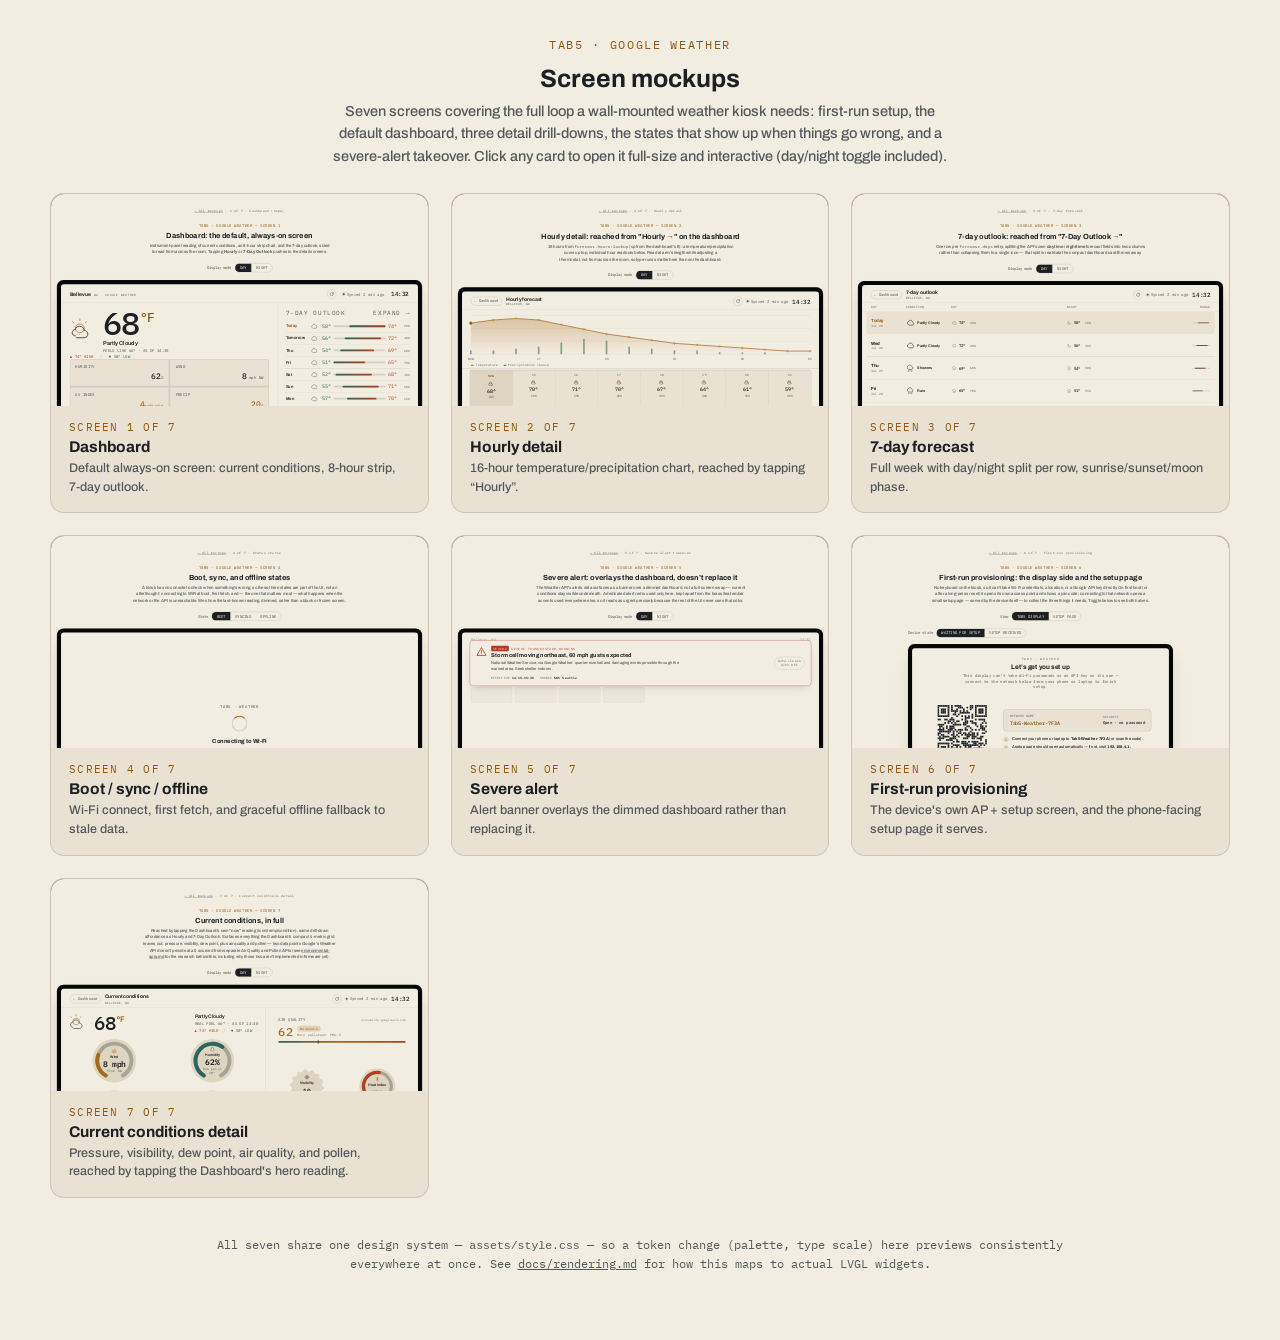
<file: docs/mockups/index.html>
<!doctype html>
<html lang="en">
<head>
<meta charset="utf-8">
<meta name="viewport" content="width=device-width, initial-scale=1">
<title>Tab5 Weather — Screen Mockups</title>
<link rel="stylesheet" href="assets/style.css">
<style>
  .gallery {
    display: grid;
    grid-template-columns: repeat(auto-fit, minmax(340px, 1fr));
    gap: 22px;
    width: min(1180px, 100%);
  }
  .card {
    display: block;
    text-decoration: none;
    color: inherit;
    border: 1px solid var(--line);
    border-radius: 14px;
    background: var(--panel);
    overflow: hidden;
    transition: border-color .15s ease, transform .15s ease;
  }
  .card:hover { border-color: var(--brass); transform: translateY(-2px); }
  .card:focus-visible { outline: 2px solid var(--brass); outline-offset: 2px; }
  .thumb {
    position: relative;
    width: 100%;
    aspect-ratio: 1280 / 720;
    overflow: hidden;
    background: #050607;
  }
  .thumb iframe {
    position: absolute;
    top: 0; left: 0;
    width: 1280px;
    height: 720px;
    border: 0;
    transform-origin: top left;
    pointer-events: none;
  }
  .card-body { padding: 14px 18px 16px; }
  .card-num {
    font-family: 'IBM Plex Mono', monospace; font-size: 10.5px; letter-spacing: 0.12em;
    text-transform: uppercase; color: var(--brass-strong); margin-bottom: 4px;
  }
  .card-title { font-size: 15.5px; font-weight: 700; margin-bottom: 4px; }
  .card-desc { font-size: 12.5px; color: var(--sub); line-height: 1.5; }

  .stack { width: min(1180px, 100%); display: flex; flex-direction: column; gap: 10px; }
  .stack h2 { font-size: 14px; font-family: 'IBM Plex Mono', monospace; letter-spacing: 0.08em; text-transform: uppercase; color: var(--sub); margin: 30px 0 0; }
</style>
</head>
<body>

<div class="intro">
  <p class="eyebrow">Tab5 &middot; Google Weather</p>
  <h1>Screen mockups</h1>
  <p>Seven screens covering the full loop a wall-mounted weather kiosk needs: first-run setup, the default dashboard, three detail drill-downs, the states that show up when things go wrong, and a severe-alert takeover. Click any card to open it full-size and interactive (day/night toggle included).</p>
</div>

<div class="gallery" id="gallery"></div>

<p class="caption">All seven share one design system &mdash; <code>assets/style.css</code> &mdash; so a token change (palette, type scale) here previews consistently everywhere at once. See <a href="https://github.com/arunkumar-mourougappane/tab5-google-weather/blob/main/docs/rendering.md">docs/rendering.md</a> for how this maps to actual LVGL widgets.</p>

<script>
  const screens = [
    { n: "1", file: "dashboard.html", title: "Dashboard", desc: "Default always-on screen: current conditions, 8-hour strip, 7-day outlook." },
    { n: "2", file: "hourly-detail.html", title: "Hourly detail", desc: "16-hour temperature/precipitation chart, reached by tapping “Hourly”." },
    { n: "3", file: "daily-forecast.html", title: "7-day forecast", desc: "Full week with day/night split per row, sunrise/sunset/moon phase." },
    { n: "4", file: "status.html", title: "Boot / sync / offline", desc: "Wi-Fi connect, first fetch, and graceful offline fallback to stale data." },
    { n: "5", file: "alert.html", title: "Severe alert", desc: "Alert banner overlays the dimmed dashboard rather than replacing it." },
    { n: "6", file: "provisioning.html", title: "First-run provisioning", desc: "The device's own AP + setup screen, and the phone-facing setup page it serves." },
    { n: "7", file: "current-detail.html", title: "Current conditions detail", desc: "Pressure, visibility, dew point, air quality, and pollen, reached by tapping the Dashboard's hero reading." },
  ];
  const gallery = document.getElementById('gallery');
  screens.forEach(s => {
    const a = document.createElement('a');
    a.className = 'card';
    a.href = s.file;
    a.innerHTML = `
      <div class="thumb"><iframe src="${s.file}" tabindex="-1" loading="lazy"></iframe></div>
      <div class="card-body">
        <div class="card-num">Screen ${s.n} of ${screens.length}</div>
        <div class="card-title">${s.title}</div>
        <div class="card-desc">${s.desc}</div>
      </div>
    `;
    gallery.appendChild(a);
  });

  function scaleThumbs() {
    document.querySelectorAll('.thumb').forEach(t => {
      const scale = t.clientWidth / 1280;
      t.querySelector('iframe').style.transform = `scale(${scale})`;
    });
  }
  window.addEventListener('resize', scaleThumbs);
  window.addEventListener('load', scaleThumbs);
  new ResizeObserver(scaleThumbs).observe(document.body);
</script>
</body>
</html>
</file>
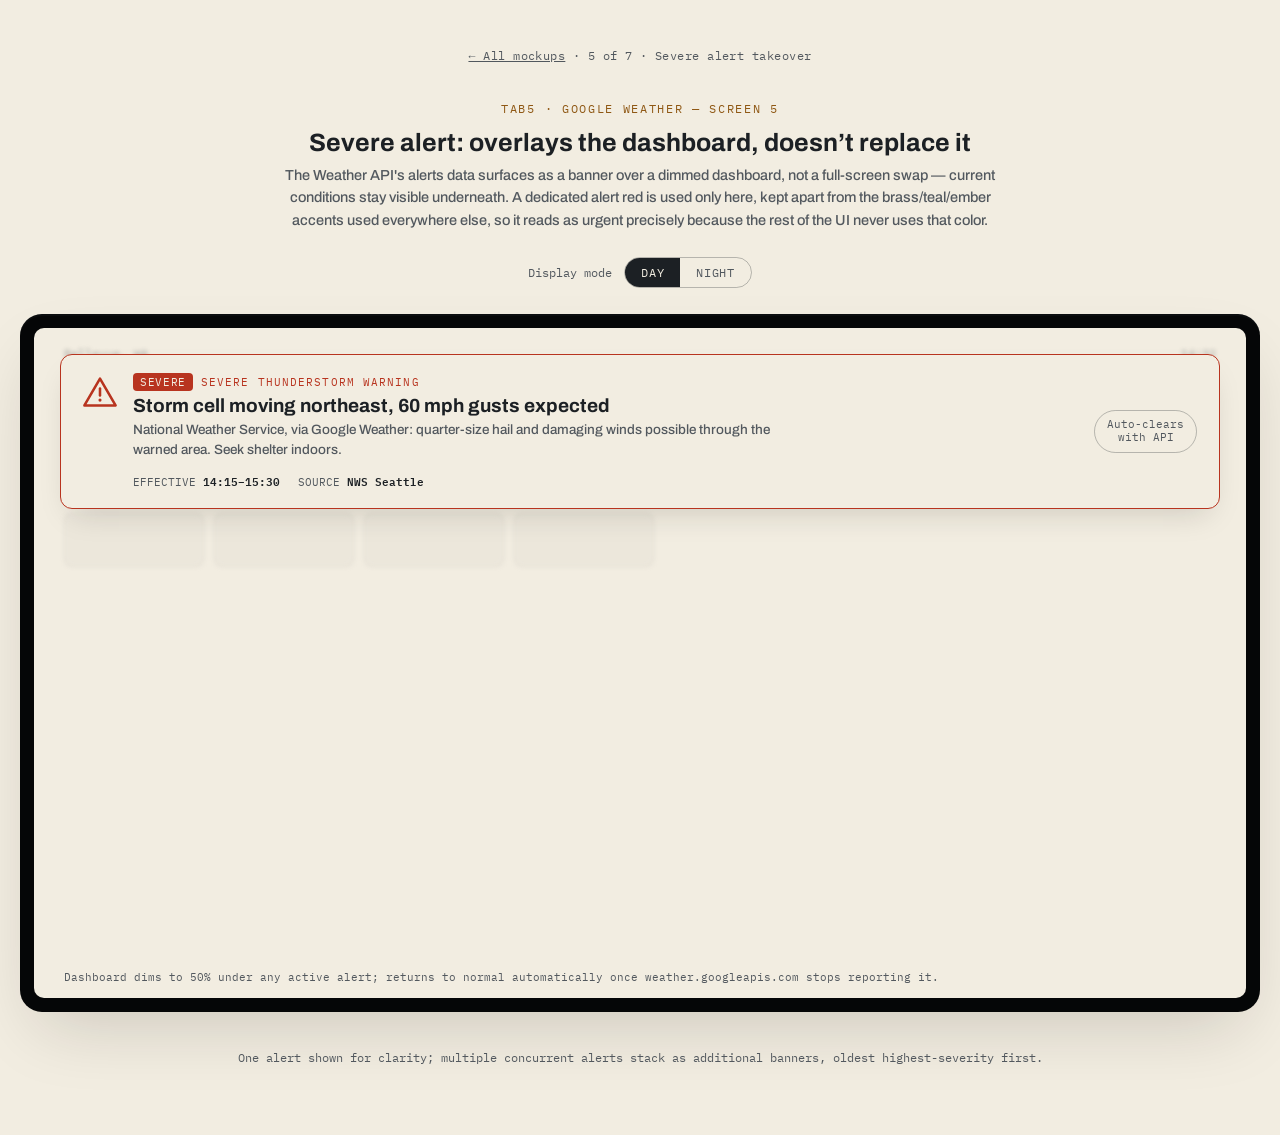
<file: docs/mockups/alert.html>
<!doctype html>
<html lang="en">
<head>
<meta charset="utf-8">
<meta name="viewport" content="width=device-width, initial-scale=1">
<title>Tab5 Weather — Severe Alert</title>
<link rel="stylesheet" href="assets/style.css">
<style>
  :root { --alert: #b8341f; --alert-soft: rgba(184,52,31,0.12); }
  @media (prefers-color-scheme: dark) { :root { --alert: #ef6b52; --alert-soft: rgba(239,107,82,0.16); } }
  .device[data-theme="dark"] { --alert: #ef6b52; --alert-soft: rgba(239,107,82,0.16); }
  .device[data-theme="light"] { --alert: #b8341f; --alert-soft: rgba(184,52,31,0.12); }

  .backdrop { position: absolute; inset: 0; filter: blur(2px) saturate(0.7); opacity: 0.5; pointer-events: none; }
  .backdrop .statusbar { display: flex; justify-content: space-between; padding: 18px 30px; font-family: 'IBM Plex Mono', monospace; font-size: 12px; color: var(--sub); }
  .backdrop .now { display: flex; align-items: center; gap: 20px; padding: 10px 30px; }
  .backdrop .temp { font-family: 'IBM Plex Mono', monospace; font-size: 88px; font-weight: 500; }
  .backdrop .row { display: flex; gap: 10px; padding: 0 30px; }
  .backdrop .chip { width: 140px; height: 54px; background: var(--panel); border-radius: 8px; border: 1px solid var(--line); }

  .alert-banner {
    position: relative; z-index: 2;
    margin: 26px 26px 0;
    background: var(--paper);
    border: 1.5px solid var(--alert);
    border-radius: 12px;
    padding: 18px 22px;
    display: flex; gap: 16px; align-items: flex-start;
    box-shadow: 0 14px 30px -12px var(--shadow);
  }
  .alert-banner .icon { flex: 0 0 auto; width: 34px; height: 34px; margin-top: 2px; }
  .alert-banner .body { flex: 1 1 auto; }
  .alert-eyebrow {
    display: flex; align-items: center; gap: 8px;
    font-family: 'IBM Plex Mono', monospace; font-size: 11px; letter-spacing: 0.1em; text-transform: uppercase;
    color: var(--alert); margin-bottom: 4px;
  }
  .alert-eyebrow .badge { background: var(--alert); color: var(--paper); border-radius: 4px; padding: 2px 7px; letter-spacing: 0.06em; }
  .alert-title { font-size: 19px; font-weight: 700; margin-bottom: 4px; }
  .alert-desc { font-size: 13.5px; color: var(--sub); line-height: 1.5; max-width: 640px; }
  .alert-meta { display: flex; gap: 18px; margin-top: 10px; font-family: 'IBM Plex Mono', monospace; font-size: 11px; color: var(--sub); }
  .alert-meta b { color: var(--ink); }
  .alert-dismiss {
    flex: 0 0 auto; align-self: center;
    font-family: 'IBM Plex Mono', monospace; font-size: 10.5px; color: var(--sub);
    border: 1px solid var(--line-strong); border-radius: 999px; padding: 7px 12px;
    text-align: center; line-height: 1.3;
  }

  .below-note {
    position: relative; z-index: 2; margin-top: auto; padding: 14px 30px;
    font-family: 'IBM Plex Mono', monospace; font-size: 10.5px; color: var(--sub);
  }
</style>
</head>
<body>

<p class="crumbs"><a href="index.html">&larr; All mockups</a> &middot; 5 of 7 &middot; Severe alert takeover</p>

<div class="intro">
  <p class="eyebrow">Tab5 &middot; Google Weather &mdash; Screen 5</p>
  <h1>Severe alert: overlays the dashboard, doesn&rsquo;t replace it</h1>
  <p>The Weather API's alerts data surfaces as a banner over a dimmed dashboard, not a full-screen swap &mdash; current conditions stay visible underneath. A dedicated alert red is used only here, kept apart from the brass/teal/ember accents used everywhere else, so it reads as urgent precisely because the rest of the UI never uses that color.</p>
</div>

<div class="stage-controls">
  <span>Display mode</span>
  <div class="toggle" role="group" aria-label="Day or night preview">
    <button type="button" class="active" data-mode="light">Day</button>
    <button type="button" data-mode="dark">Night</button>
  </div>
</div>

<div class="device" id="device">
  <div class="screen">

    <div class="backdrop">
      <div class="statusbar"><span>Bellevue, WA</span><span>14:32</span></div>
      <div class="now"><div class="temp">68&deg;</div></div>
      <div class="row"><div class="chip"></div><div class="chip"></div><div class="chip"></div><div class="chip"></div></div>
    </div>

    <div class="alert-banner">
      <svg class="icon" viewBox="0 0 24 24" fill="none">
        <path d="M12 2.5L23 21.5H1L12 2.5Z" stroke="var(--alert)" stroke-width="1.8" stroke-linejoin="round"/>
        <line x1="12" y1="9.5" x2="12" y2="14.5" stroke="var(--alert)" stroke-width="1.8" stroke-linecap="round"/>
        <circle cx="12" cy="17.7" r="1.1" fill="var(--alert)"/>
      </svg>
      <div class="body">
        <div class="alert-eyebrow"><span class="badge">Severe</span>Severe Thunderstorm Warning</div>
        <div class="alert-title">Storm cell moving northeast, 60 mph gusts expected</div>
        <div class="alert-desc">National Weather Service, via Google Weather: quarter-size hail and damaging winds possible through the warned area. Seek shelter indoors.</div>
        <div class="alert-meta"><span>EFFECTIVE <b>14:15&ndash;15:30</b></span><span>SOURCE <b>NWS Seattle</b></span></div>
      </div>
      <div class="alert-dismiss">Auto-clears<br>with API</div>
    </div>

    <div class="below-note">Dashboard dims to 50% under any active alert; returns to normal automatically once weather.googleapis.com stops reporting it.</div>

  </div>
</div>

<p class="caption">One alert shown for clarity; multiple concurrent alerts stack as additional banners, oldest highest-severity first.</p>

<script>
  const toggle = document.querySelector('.toggle');
  const device = document.getElementById('device');
  toggle.addEventListener('click', (e) => {
    const btn = e.target.closest('button[data-mode]');
    if (!btn) return;
    toggle.querySelectorAll('button').forEach(b => b.classList.toggle('active', b === btn));
    device.setAttribute('data-theme', btn.dataset.mode);
  });
</script>
</body>
</html>
</file>
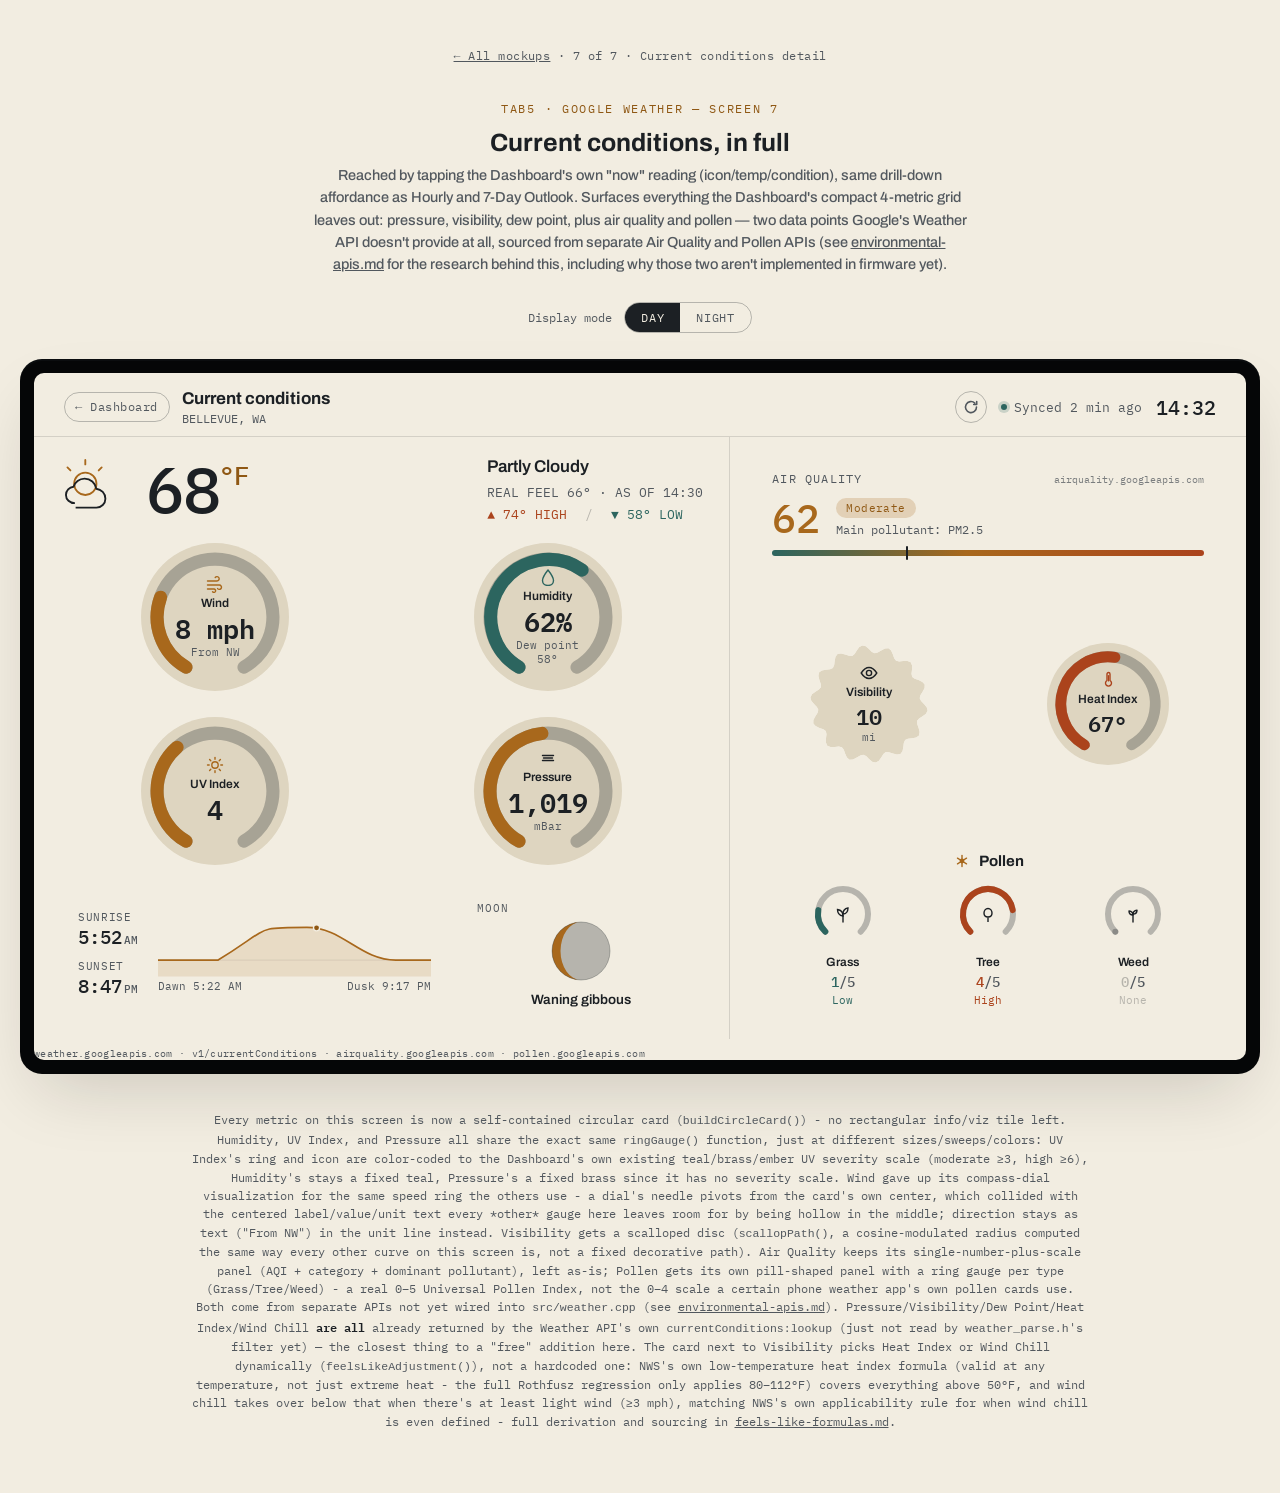
<file: docs/mockups/current-detail.html>
<!doctype html>
<html lang="en">
<head>
<meta charset="utf-8">
<meta name="viewport" content="width=device-width, initial-scale=1">
<title>Tab5 Weather — Current Conditions Detail</title>
<link rel="stylesheet" href="assets/style.css">
<style>
  .statusbar { display: flex; align-items: center; justify-content: space-between; padding: 16px 30px 10px; flex: 0 0 auto; }
  .statusbar .back { display: flex; align-items: center; gap: 12px; }
  .statusbar .back-btn {
    font-family: 'IBM Plex Mono', monospace; font-size: 12px; letter-spacing: 0.04em;
    color: var(--sub); text-decoration: none; display: flex; align-items: center; gap: 6px;
    border: 1px solid var(--line-strong); border-radius: 999px; padding: 6px 12px 6px 10px;
  }
  .statusbar h2 { font-size: 17px; font-weight: 700; margin: 0; }
  .statusbar .sub { font-family: 'IBM Plex Mono', monospace; font-size: 11.5px; color: var(--sub); margin-top: 3px; }
  .statusbar .clock { font-family: 'IBM Plex Mono', monospace; font-size: 20px; font-weight: 500; }
  .statusbar .status-right { display: flex; align-items: center; gap: 14px; }
  .statusbar .sync { display: flex; align-items: center; gap: 7px; font-family: 'IBM Plex Mono', monospace; font-size: 12.5px; color: var(--sub); }
  .statusbar .sync .dot { width: 6px; height: 6px; border-radius: 50%; background: var(--teal); box-shadow: 0 0 0 3px color-mix(in srgb, var(--teal) 20%, transparent); }
  .refresh-btn {
    display: flex; align-items: center; justify-content: center; width: 32px; height: 32px;
    border: 1px solid var(--line-strong); border-radius: 999px; background: transparent;
    cursor: pointer; color: var(--sub); padding: 0;
  }
  .refresh-btn:hover { border-color: var(--brass); color: var(--brass-strong); }
  .refresh-btn:active svg { animation: refresh-spin 0.5s ease-in-out; }
  @keyframes refresh-spin { to { transform: rotate(180deg); } }

  .body { flex: 1 1 auto; display: grid; grid-template-columns: 1.35fr 1fr; gap: 0; min-height: 0; border-top: 1px solid var(--line); }
  .left { padding: 18px 26px 16px; border-right: 1px solid var(--line); display: flex; flex-direction: column; gap: 16px; min-height: 0; }
  .right { padding: 18px 24px 16px; display: flex; flex-direction: column; gap: 14px; min-height: 0; }

  /* ---- Hero ---- */
  .hero { display: flex; align-items: center; gap: 22px; }
  .hero .glyph svg { display: block; }
  .hero .reading { display: flex; flex-direction: column; gap: 2px; }
  .hero .meta { display: flex; flex-direction: column; gap: 6px; margin-left: auto; }
  .hero .temp {
    font-family: 'IBM Plex Mono', monospace; font-weight: 500; font-size: 64px;
    line-height: 0.95; letter-spacing: -0.02em; display: flex; align-items: flex-start;
  }
  .hero .temp .deg { font-size: 26px; margin-top: 4px; color: var(--brass-strong); }
  .hero .condition { font-size: 17px; font-weight: 600; margin-top: 2px; }
  .hero .feels { font-family: 'IBM Plex Mono', monospace; font-size: 12.5px; color: var(--sub); margin-top: 2px; }
  .hilo { display: flex; gap: 18px; align-items: center; font-family: 'IBM Plex Mono', monospace; font-size: 13px; }
  .hilo .hi { color: var(--ember); }
  .hilo .lo { color: var(--teal); }
  .hilo .sep { color: var(--line-strong); }

  /* ---- Instrument gauge tiles ---- */
  .gauge-grid { display: grid; grid-template-columns: repeat(2, 1fr); gap: 18px 22px; flex: 1 1 auto; }
  .gauge-tile { padding: 4px 6px; display: flex; align-items: flex-start; justify-content: space-between; gap: 10px; }

  /* Ring gauge overlay (Pollen's tiles) - a ringGauge()
     SVG plus a centered icon on top. */
  .ring-wrap { position: relative; }
  .ring-icon { position: absolute; inset: 0; display: flex; align-items: center; justify-content: center; }

  /* Self-contained circular cards (Pressure, Visibility) - unlike every
     other gauge tile above, the whole card is the circle, not a
     rectangular tile with a small ring inset. Visibility's edge is a
     computed scallop (scallopClipPath()), not a plain circle, clipped
     via an inline SVG <clipPath> generated at render time. */
  .circle-card-wrap { display: flex; align-items: center; justify-content: center; height: 100%; }
  .panel-row { display: flex; gap: 10px; }
  .panel-row .panel { flex: 1 1 0; min-width: 0; }
  .circle-card { position: relative; width: 148px; height: 148px; display: flex; align-items: center; justify-content: center; }
  .circle-card .disc-bg { position: absolute; inset: 0; border-radius: 50%; background: var(--panel-2); }
  .circle-card .ring-svg { position: absolute; inset: 0; }
  .circle-card .content { position: relative; display: flex; flex-direction: column; align-items: center; gap: 3px; text-align: center; }
  .circle-card .content .top-row { display: flex; flex-direction: column; align-items: center; gap: 3px; font-size: 12px; font-weight: 600; line-height: 1.2; }
  .circle-card .content .big-value { font-family: 'IBM Plex Mono', monospace; font-weight: 600; line-height: 1; margin-top: 2px; }
  .circle-card .content .unit-label { font-family: 'IBM Plex Mono', monospace; font-size: 11px; color: var(--sub); }

  /* ---- Sunrise/sunset arc panel ---- */
  .sun-panel { display: flex; align-items: center; gap: 20px; }
  .sun-panel .sun-times { flex: 0 0 auto; display: flex; flex-direction: column; gap: 10px; }
  .sun-panel .sun-times .item .k { font-family: 'IBM Plex Mono', monospace; font-size: 10.5px; letter-spacing: 0.06em; text-transform: uppercase; color: var(--sub); }
  .sun-panel .sun-times .item .v { font-family: 'IBM Plex Mono', monospace; font-size: 19px; font-weight: 500; margin-top: 1px; }
  .sun-panel .sun-times .item .v span { font-size: 11px; color: var(--sub); margin-left: 2px; }
  .sun-panel .arc-wrap { flex: 1 1 auto; min-width: 0; }
  .sun-panel .arc-wrap svg { display: block; width: 100%; height: auto; }
  .sun-panel .arc-labels { display: flex; justify-content: space-between; font-family: 'IBM Plex Mono', monospace; font-size: 10.5px; color: var(--sub); margin-top: 2px; }

  /* ---- Moon phase panel, next to Sun ---- */
  .env-row { display: flex; gap: 10px; align-items: stretch; }
  .env-row .sun-panel { flex: 1.7 1 0; }
  .moon-panel { flex: 1 1 0; display: flex; flex-direction: column; align-items: center; justify-content: center; gap: 4px; text-align: center; }
  .moon-panel .title { font-family: 'IBM Plex Mono', monospace; font-size: 10.5px; letter-spacing: 0.08em; text-transform: uppercase; color: var(--sub); align-self: flex-start; }
  .moon-panel .phase-name { font-size: 13.5px; font-weight: 600; margin-top: 2px; }

  /* ---- Air quality / pollen panels ---- */
  /* No box underlay - variant explored per request: panels used to carry
     their own background/border (var(--panel), 1px var(--line)); now
     each element sits directly on the page background. The circular
     gauges' own disc-bg (still var(--panel-2)) stays - that's the
     instrument face itself, not a generic layout container. */
  .panel { padding: 16px 18px; }
  .panel .head { display: flex; align-items: baseline; justify-content: space-between; margin-bottom: 12px; }
  .panel .head .title { font-family: 'IBM Plex Mono', monospace; font-size: 12px; letter-spacing: 0.1em; text-transform: uppercase; color: var(--sub); }
  .panel .head .src { font-family: 'IBM Plex Mono', monospace; font-size: 9.5px; color: var(--sub); opacity: 0.75; }

  .aqi-row { display: flex; align-items: center; gap: 16px; }
  .aqi-num { font-family: 'IBM Plex Mono', monospace; font-weight: 500; font-size: 40px; line-height: 1; }
  .aqi-meta { display: flex; flex-direction: column; gap: 4px; }
  .aqi-pill {
    display: inline-flex; align-items: center; font-family: 'IBM Plex Mono', monospace;
    font-size: 11px; letter-spacing: 0.04em; padding: 3px 10px; border-radius: 999px; width: fit-content;
  }
  .aqi-dominant { font-family: 'IBM Plex Mono', monospace; font-size: 11.5px; color: var(--sub); }
  .aqi-scale { position: relative; height: 6px; border-radius: 3px; margin-top: 12px;
    background: linear-gradient(90deg, var(--teal) 0%, var(--brass) 45%, var(--ember) 100%); }
  .aqi-scale .marker { position: absolute; top: -4px; width: 2px; height: 14px; background: var(--ink); border-radius: 1px; }

  /* Pollen: a pill-shaped panel (deliberately much rounder than every
     other panel on this screen, including AQI right above it - left
     as-is per request) with a centered title and three ring gauges,
     one per pollen type. */
  .pollen-panel { border-radius: 40px; display: flex; flex-direction: column; align-items: center; gap: 10px; }
  .pollen-panel .pollen-title { display: flex; align-items: center; gap: 8px; font-size: 15px; font-weight: 700; }
  .pollen-grid { display: grid; grid-template-columns: repeat(3, 1fr); gap: 4px; width: 100%; }
  .pollen-tile { display: flex; flex-direction: column; align-items: center; gap: 2px; }
  .pollen-tile .name { font-size: 12px; font-weight: 600; margin-top: 2px; }
  .pollen-tile .val { font-family: 'IBM Plex Mono', monospace; font-size: 14px; font-weight: 500; margin-top: 2px; }
  .pollen-tile .cat { font-family: 'IBM Plex Mono', monospace; font-size: 11px; }

  .footer { margin-top: auto; padding-top: 8px; display: flex; justify-content: space-between; font-family: 'IBM Plex Mono', monospace; font-size: 10px; color: var(--sub); letter-spacing: 0.03em; }
</style>
</head>
<body>

<p class="crumbs"><a href="index.html">&larr; All mockups</a> &middot; 7 of 7 &middot; Current conditions detail</p>

<div class="intro">
  <p class="eyebrow">Tab5 &middot; Google Weather &mdash; Screen 7</p>
  <h1>Current conditions, in full</h1>
  <p>Reached by tapping the Dashboard's own "now" reading (icon/temp/condition), same drill-down affordance as Hourly and 7-Day Outlook. Surfaces everything the Dashboard's compact 4-metric grid leaves out: pressure, visibility, dew point, plus air quality and pollen &mdash; two data points Google's Weather API doesn't provide at all, sourced from separate Air Quality and Pollen APIs (see <a href="../environmental-apis.md">environmental-apis.md</a> for the research behind this, including why those two aren't implemented in firmware yet).</p>
</div>

<div class="stage-controls">
  <span>Display mode</span>
  <div class="toggle" role="group" aria-label="Day or night preview">
    <button type="button" class="active" data-mode="light">Day</button>
    <button type="button" data-mode="dark">Night</button>
  </div>
</div>

<div class="device" id="device">
  <div class="screen">

    <div class="statusbar">
      <div class="back">
        <a class="back-btn" href="dashboard.html">&larr; Dashboard</a>
        <div>
          <h2>Current conditions</h2>
          <div class="sub">BELLEVUE, WA</div>
        </div>
      </div>
      <div class="status-right">
        <button type="button" class="refresh-btn" title="Refresh now" aria-label="Refresh now">
          <svg width="16" height="16" viewBox="0 0 16 16" fill="none" stroke="currentColor" stroke-width="1.6" stroke-linecap="round" stroke-linejoin="round">
            <path d="M13.5 8A5.5 5.5 0 1 1 11.8 4.1"/>
            <path d="M13.7 2.5V5.5H10.7"/>
          </svg>
        </button>
        <span class="sync"><span class="dot"></span><span id="syncedLabel">Synced 2 min ago</span></span>
        <span class="clock">14:32</span>
      </div>
    </div>

    <div class="body">
      <div class="left">
        <div>
          <div class="hero">
            <div class="glyph">
              <svg width="64" height="64" viewBox="0 0 86 86" fill="none" xmlns="http://www.w3.org/2000/svg">
                <circle cx="34" cy="36" r="15" stroke="var(--brass)" stroke-width="2.5"/>
                <g stroke="var(--brass)" stroke-width="2.5" stroke-linecap="round">
                  <line x1="34" y1="10" x2="34" y2="4"/>
                  <line x1="52" y1="18" x2="56" y2="14"/>
                  <line x1="14" y1="18" x2="10" y2="14"/>
                </g>
                <path d="M20 62C13 62 8 57 8 51C8 45.2 12.5 40.5 18.1 40C20 33.7 25.9 29 33 29C41 29 47.6 34.9 48.7 42.6C55.6 43.4 61 49.1 61 56C61 62.6 55.6 68 49 68H21" stroke="var(--ink)" stroke-width="2.5" stroke-linejoin="round"/>
              </svg>
            </div>
            <div class="reading">
              <div class="temp">68<span class="deg">&deg;F</span></div>
            </div>
            <!-- Condition/feels/hi-lo moved beside the hero instead of
                 stacked under the temp - glyph+temp alone left a wide gap
                 of unused width before the gauge grid below; margin-left:
                 auto on .meta (see .hero CSS) pushes this into it. -->
            <div class="meta">
              <div class="condition">Partly Cloudy</div>
              <div class="feels">REAL FEEL 66&deg; &middot; AS OF 14:30</div>
              <div class="hilo">
                <span class="hi">&#9650; 74&deg; HIGH</span>
                <span class="sep">/</span>
                <span class="lo">&#9660; 58&deg; LOW</span>
              </div>
            </div>
          </div>
        </div>

        <div class="gauge-grid" id="gauges"></div>

        <div class="env-row">
          <div class="panel sun-panel">
            <div class="sun-times">
              <div class="item"><div class="k">Sunrise</div><div class="v">5:52<span>AM</span></div></div>
              <div class="item"><div class="k">Sunset</div><div class="v">8:47<span>PM</span></div></div>
            </div>
            <div class="arc-wrap">
              <div id="sunArc"></div>
              <div class="arc-labels"><span>Dawn 5:22 AM</span><span>Dusk 9:17 PM</span></div>
            </div>
          </div>

          <div class="panel moon-panel">
            <span class="title">Moon</span>
            <div id="moonIcon"></div>
            <span class="phase-name" id="moonName"></span>
          </div>
        </div>
      </div>

      <div class="right">
        <div class="panel">
          <div class="head"><span class="title">Air Quality</span><span class="src">airquality.googleapis.com</span></div>
          <div class="aqi-row">
            <div class="aqi-num" style="color: var(--brass);">62</div>
            <div class="aqi-meta">
              <span class="aqi-pill" style="background: color-mix(in srgb, var(--brass) 22%, transparent); color: var(--brass-strong);">Moderate</span>
              <span class="aqi-dominant">Main pollutant: PM2.5</span>
            </div>
          </div>
          <div class="aqi-scale"><div class="marker" style="left: 31%;"></div></div>
        </div>

        <div class="panel-row" style="flex: 1 1 auto;">
          <div class="panel circle-card-wrap">
            <div id="visibilityCard"></div>
          </div>
          <div class="panel circle-card-wrap">
            <div id="feelsAdjustCard"></div>
          </div>
        </div>

        <div class="panel pollen-panel">
          <div class="pollen-title">
            <svg width="18" height="18" viewBox="0 0 18 18" fill="none"><circle cx="9" cy="9" r="2.4" fill="var(--brass)"/><g stroke="var(--brass)" stroke-width="1.4" stroke-linecap="round"><line x1="9" y1="9" x2="9" y2="3.5"/><line x1="9" y1="9" x2="13.5" y2="6.2"/><line x1="9" y1="9" x2="13.5" y2="11.8"/><line x1="9" y1="9" x2="9" y2="14.5"/><line x1="9" y1="9" x2="4.5" y2="11.8"/><line x1="9" y1="9" x2="4.5" y2="6.2"/></g></svg>
            Pollen
          </div>
          <div id="pollen"></div>
        </div>
      </div>
    </div>

    <div class="footer">
      <span>weather.googleapis.com &middot; v1/currentConditions &middot; airquality.googleapis.com &middot; pollen.googleapis.com</span>
    </div>

  </div>
</div>

<p class="caption">Every metric on this screen is now a self-contained circular card (<code>buildCircleCard()</code>) - no rectangular info/viz tile left. Humidity, UV Index, and Pressure all share the exact same <code>ringGauge()</code> function, just at different sizes/sweeps/colors: UV Index's ring and icon are color-coded to the Dashboard's own existing teal/brass/ember UV severity scale (moderate &ge;3, high &ge;6), Humidity's stays a fixed teal, Pressure's a fixed brass since it has no severity scale. Wind gave up its compass-dial visualization for the same speed ring the others use - a dial's needle pivots from the card's own center, which collided with the centered label/value/unit text every *other* gauge here leaves room for by being hollow in the middle; direction stays as text ("From NW") in the unit line instead. Visibility gets a scalloped disc (<code>scallopPath()</code>, a cosine-modulated radius computed the same way every other curve on this screen is, not a fixed decorative path). Air Quality keeps its single-number-plus-scale panel (AQI + category + dominant pollutant), left as-is; Pollen gets its own pill-shaped panel with a ring gauge per type (Grass/Tree/Weed) - a real 0&ndash;5 Universal Pollen Index, not the 0&ndash;4 scale a certain phone weather app's own pollen cards use. Both come from separate APIs not yet wired into <code>src/weather.cpp</code> (see <a href="../environmental-apis.md">environmental-apis.md</a>). Pressure/Visibility/Dew Point/Heat Index/Wind Chill <b>are all</b> already returned by the Weather API's own <code>currentConditions:lookup</code> (just not read by <code>weather_parse.h</code>'s filter yet) &mdash; the closest thing to a "free" addition here. The card next to Visibility picks Heat Index or Wind Chill dynamically (<code>feelsLikeAdjustment()</code>), not a hardcoded one: NWS's own low-temperature heat index formula (valid at any temperature, not just extreme heat - the full Rothfusz regression only applies 80&ndash;112&deg;F) covers everything above 50&deg;F, and wind chill takes over below that when there's at least light wind (&ge;3 mph), matching NWS's own applicability rule for when wind chill is even defined - full derivation and sourcing in <a href="../feels-like-formulas.md">feels-like-formulas.md</a>.</p>

<script>
  // ---- Gauge generators - real trig against the value, not hand-drawn
  // paths, same "compute it, don't eyeball it" approach the Hourly-detail
  // chart's own point-label positioning uses (lv_chart_get_point_pos_by_id()).

  // Semicircle gauge (Pressure): a 180-degree arc from Low to High, filled
  // up to the current reading, plus a needle - same shape as an analog
  // barometer, which is the instrument this metric is named after.
  // Scalloped circle outline (Visibility's card edge) - N bumps computed
  // from a cosine-modulated radius, same "compute it" approach as every
  // other shape in this file, not a fixed/hand-drawn path. Returns an SVG
  // path `d` string sized for a `size`x`size` box.
  function scallopPath(size, count, amp) {
    const cx = size / 2, cy = size / 2, rBase = size / 2 - amp - 2;
    const steps = count * 8;
    const pts = [];
    for (let i = 0; i <= steps; i++) {
      const theta = (i / steps) * 2 * Math.PI;
      const r = rBase + amp * Math.sin(theta * count);
      pts.push(`${(cx + r * Math.cos(theta)).toFixed(1)},${(cy + r * Math.sin(theta)).toFixed(1)}`);
    }
    return `M ${pts.join(' L ')} Z`;
  }

  const iconDroplet = `<svg width="18" height="18" viewBox="0 0 18 18" fill="none"><path d="M9 2C9 2 3.5 9 3.5 12.5C3.5 15.5 6 17.5 9 17.5C12 17.5 14.5 15.5 14.5 12.5C14.5 9 9 2 9 2Z" stroke="var(--teal)" stroke-width="1.4" stroke-linejoin="round"/></svg>`;
  const iconEye = `<svg width="18" height="18" viewBox="0 0 18 18" fill="none"><path d="M1.2 9S4.8 3.5 9 3.5 16.8 9 16.8 9 13.2 14.5 9 14.5 1.2 9 1.2 9Z" stroke="var(--ink)" stroke-width="1.4" stroke-linejoin="round"/><circle cx="9" cy="9" r="2.6" stroke="var(--ink)" stroke-width="1.4"/></svg>`;
  const iconPressureGauge = `<svg width="18" height="18" viewBox="0 0 18 18" fill="none" stroke="var(--ink)" stroke-width="1.4" stroke-linecap="round"><path d="M3.5 6.5h11M4.5 9h9M3.5 11.5h11"/></svg>`;

  // Same severity scale the Dashboard's own UV metric uses
  // (severityColor() in dashboard_ui.cpp: moderate >= 3, high >= 6) -
  // not a new threshold invented for this mockup.
  function uvSeverityColor(value) {
    if (value >= 6) return "var(--ember)";
    if (value >= 3) return "var(--brass)";
    return "var(--teal)";
  }
  function iconSun(color) {
    return `<svg width="18" height="18" viewBox="0 0 18 18" fill="none"><circle cx="9" cy="9" r="3.2" stroke="${color}" stroke-width="1.4"/><g stroke="${color}" stroke-width="1.4" stroke-linecap="round"><line x1="9" y1="1.5" x2="9" y2="3.2"/><line x1="9" y1="14.8" x2="9" y2="16.5"/><line x1="1.5" y1="9" x2="3.2" y2="9"/><line x1="14.8" y1="9" x2="16.5" y2="9"/><line x1="3.6" y1="3.6" x2="4.8" y2="4.8"/><line x1="13.2" y1="13.2" x2="14.4" y2="14.4"/><line x1="3.6" y1="14.4" x2="4.8" y2="13.2"/><line x1="13.2" y1="4.8" x2="14.4" y2="3.6"/></g></svg>`;
  }

  const uvValue = 4;
  const uvColor = uvSeverityColor(uvValue);
  const gaugeWrap = document.getElementById('gauges');

  // Pressure/Visibility: self-contained circular cards (not a rectangular
  // tile with a small ring/scallop inset) - matches the reference these
  // were built from exactly. buildCircleCard() covers both: a ring gauge
  // (Pressure, near-full sweep) or a scalloped edge (Visibility), never
  // both on the same card.
  function buildCircleCard({ size = 148, iconSvg, label, value, unit, ring, scallop }) {
    let bg;
    if (scallop) {
      const clipId = `scallop${Math.random().toString(36).slice(2, 8)}`;
      bg = `<svg class="ring-svg" width="${size}" height="${size}" viewBox="0 0 ${size} ${size}">
        <clipPath id="${clipId}"><path d="${scallopPath(size, scallop.count, scallop.amp)}"/></clipPath>
        <path d="${scallopPath(size, scallop.count, scallop.amp)}" fill="var(--panel-2)" clip-path="url(#${clipId})"/>
      </svg>`;
    } else {
      bg = `<div class="disc-bg"></div><div class="ring-svg">${ringGauge(ring.pct, ring.color, { size, sweepDeg: 300, startDeg: 120 })}</div>`;
    }
    // Both scaled off the card's own size, not fixed values - the 122px
    // paired cards (Visibility/Heat-Chill) need a narrower text column and
    // a smaller value than the 148px single-column ones (UV/Pressure), or
    // a two-word label like "Heat Index" runs past the ring's inner edge.
    const contentWidth = Math.round(size * 0.56);
    const valueSize = Math.round(size / 148 * 27);
    return `<div class="circle-card" style="width:${size}px;height:${size}px;">
      ${bg}
      <div class="content" style="width:${contentWidth}px;">
        <span class="top-row">${iconSvg}<span>${label}</span></span>
        <span class="big-value" style="font-size:${valueSize}px;">${value}</span>
        <span class="unit-label">${unit}</span>
      </div>
    </div>`;
  }

  // All four grid tiles are the same self-contained circular card now -
  // no rectangular info/viz tile left on this screen. Wind trades its
  // former compass-dial visualization for a plain speed ring: the
  // compass pointer's tail sat at the card's own center (by construction,
  // a dial's needle pivots from the middle), which collided with
  // buildCircleCard()'s centered label/value/unit text - every *other*
  // gauge here is hollow in the middle specifically so that text has
  // room. Direction stays as text in the unit line rather than a needle.
  const iconWind = `<svg width="18" height="18" viewBox="0 0 18 18" fill="none" stroke="var(--brass)" stroke-width="1.4" stroke-linecap="round"><path d="M1.5 6h9.5a2.2 2.2 0 1 0-1.8-3.5"/><path d="M1.5 10h11.8a2.2 2.2 0 1 1-1.7 3.6"/><path d="M1.5 14h6.5a1.7 1.7 0 1 1-1.4 2.8"/></svg>`;
  const windTile = document.createElement('div');
  windTile.className = 'gauge-tile circle-card-wrap';
  windTile.innerHTML = buildCircleCard({
    iconSvg: iconWind, label: "Wind", value: "8 mph", unit: "From NW",
    ring: { pct: (8 / 30) * 100, color: "var(--brass)" },
  });
  gaugeWrap.appendChild(windTile);

  const humidityTile = document.createElement('div');
  humidityTile.className = 'gauge-tile circle-card-wrap';
  humidityTile.innerHTML = buildCircleCard({
    iconSvg: iconDroplet, label: "Humidity", value: "62%", unit: "Dew point 58&deg;",
    ring: { pct: 62, color: "var(--teal)" },
  });
  gaugeWrap.appendChild(humidityTile);

  const uvTile = document.createElement('div');
  uvTile.className = 'gauge-tile circle-card-wrap';
  uvTile.innerHTML = buildCircleCard({
    iconSvg: iconSun(uvColor), label: "UV Index", value: String(uvValue), unit: "",
    ring: { pct: (uvValue / 11) * 100, color: uvColor },
  });
  gaugeWrap.appendChild(uvTile);

  const pressureTile = document.createElement('div');
  pressureTile.className = 'gauge-tile circle-card-wrap';
  pressureTile.innerHTML = buildCircleCard({
    iconSvg: iconPressureGauge, label: "Pressure", value: "1,019", unit: "mBar",
    ring: { pct: 48, color: "var(--brass)" },
  });
  gaugeWrap.appendChild(pressureTile);

  // Sized down from the default 148px so two cards fit side by side in
  // .panel-row (Pressure/UV Index above stay full-size, single-column).
  document.getElementById('visibilityCard').innerHTML = buildCircleCard({
    size: 122, iconSvg: iconEye, label: "Visibility", value: "10", unit: "mi",
    scallop: { count: 14, amp: 4 },
  });

  // Heat Index vs. Wind Chill: genuinely picked by temperature/wind, not
  // hardcoded to one - NWS's own low-temperature heat index formula
  // (valid at any temperature, unlike the full Rothfusz regression which
  // only applies 80-112degF) is what actually determines "feels like" in
  // the not-cold range; wind chill only replaces it when temp<=50degF and
  // wind is at least light (>=3mph), NWS's own applicability rule.
  function feelsLikeAdjustment(tempF, humidityPct, windMph) {
    if (tempF <= 50 && windMph >= 3) {
      const v16 = Math.pow(windMph, 0.16);
      const wc = 35.74 + 0.6215 * tempF - 35.75 * v16 + 0.4275 * tempF * v16;
      return { type: "chill", value: Math.round(wc) };
    }
    const hi = 0.5 * (tempF + 61 + (tempF - 68) * 1.2 + humidityPct * 0.094);
    return { type: "heat", value: Math.round(hi) };
  }

  const iconThermoHot = `<svg width="18" height="18" viewBox="0 0 18 18" fill="none"><path d="M8 3a1.5 1.5 0 0 1 3 0v6.5a3 3 0 1 1-3 0V3Z" stroke="var(--ember)" stroke-width="1.4" stroke-linejoin="round"/><line x1="9.5" y1="4.5" x2="9.5" y2="10" stroke="var(--ember)" stroke-width="1.2" stroke-linecap="round"/></svg>`;
  const iconSnowflake = `<svg width="18" height="18" viewBox="0 0 18 18" fill="none" stroke="var(--teal)" stroke-width="1.3" stroke-linecap="round"><line x1="9" y1="2" x2="9" y2="16"/><line x1="3.5" y1="5" x2="14.5" y2="13"/><line x1="3.5" y1="13" x2="14.5" y2="5"/></svg>`;

  const feelsAdj = feelsLikeAdjustment(68, 62, 8);
  // Ring fill range differs by type, not one scale for both - Wind Chill
  // legitimately runs well below 0degF (the 30-50mph/-20degF territory
  // wind chill exists to describe), while Heat Index's whole point is the
  // 50-110degF range. A single 30-100 scale silently clipped every real
  // Wind Chill reading to 0% - caught by testing the chill branch with an
  // actual cold sample, not just the always-heat sample data on this page.
  const feelsRange = feelsAdj.type === "chill" ? { min: -20, max: 50 } : { min: 30, max: 100 };
  const feelsPct = ((feelsAdj.value - feelsRange.min) / (feelsRange.max - feelsRange.min)) * 100;
  document.getElementById('feelsAdjustCard').innerHTML = buildCircleCard({
    size: 122,
    iconSvg: feelsAdj.type === "chill" ? iconSnowflake : iconThermoHot,
    label: feelsAdj.type === "chill" ? "Wind Chill" : "Heat Index",
    value: `${feelsAdj.value}&deg;`, unit: "",
    ring: {
      pct: Math.max(0, Math.min(100, feelsPct)),
      color: feelsAdj.type === "chill" ? "var(--teal)" : "var(--ember)",
    },
  });

  // Sunrise/sunset arc: a smooth day-hump (cubic bezier) over a flat night
  // baseline, with a marker at the "now" position - same "compute the
  // curve, don't hand-draw it" approach as the gauges above. dawnFrac/
  // duskFrac/nowFrac are all 0-1 positions across the 24h day.
  function sunArc(dawnFrac, duskFrac, nowFrac) {
    const w = 400, h = 90, baseY = 66, peakY = 18;
    const x = f => f * w;
    const dawnX = x(dawnFrac), duskX = x(duskFrac), nowX = x(nowFrac);
    const midX = (dawnX + duskX) / 2;
    const path = `M 0 ${baseY} L ${dawnX.toFixed(1)} ${baseY} C ${(dawnX + (midX - dawnX) * 0.6).toFixed(1)} ${peakY}, ${(midX - (midX - dawnX) * 0.6).toFixed(1)} ${peakY}, ${midX.toFixed(1)} ${peakY} C ${(midX + (duskX - midX) * 0.4).toFixed(1)} ${peakY}, ${(duskX - (duskX - midX) * 0.4).toFixed(1)} ${baseY}, ${duskX.toFixed(1)} ${baseY} L ${w} ${baseY}`;
    const isDay = nowFrac >= dawnFrac && nowFrac <= duskFrac;
    // Rough y-on-curve for the "now" marker: same dawn/dusk-relative arc
    // shape, evaluated at nowFrac rather than solved analytically off the
    // bezier - close enough for a mockup's illustrative marker.
    const nowY = isDay
      ? baseY - (baseY - peakY) * Math.sin(((nowFrac - dawnFrac) / (duskFrac - dawnFrac)) * Math.PI)
      : baseY;
    return `<svg viewBox="0 0 ${w} ${h}" preserveAspectRatio="none">
      <line x1="0" y1="${baseY}" x2="${w}" y2="${baseY}" stroke="var(--line)" stroke-width="1"/>
      <path d="${path} L ${w} ${h} L 0 ${h} Z" fill="var(--brass)" opacity="0.14"/>
      <path d="${path}" fill="none" stroke="var(--brass)" stroke-width="2.5" stroke-linecap="round"/>
      <circle cx="${nowX.toFixed(1)}" cy="${nowY.toFixed(1)}" r="4.5" fill="var(--brass-strong)" stroke="var(--paper)" stroke-width="2"/>
    </svg>`;
  }
  document.getElementById('sunArc').innerHTML = sunArc(0.22, 0.87, 0.58);

  // Moon phase icon: the illuminated region is two arcs sharing the same
  // top/bottom points - an outer r-radius half-circle (which side depends
  // on waxing vs. waning) and an inner ellipse arc whose horizontal
  // radius is r*cos(theta) (theta: 0=new, pi=full, 2pi=new again). This
  // is the standard "two-arc" construction for a phase disc, not a set
  // of 8 pre-drawn images - one formula covers every phase Google's API
  // can send, including in-between ones if it ever does.
  function moonPhaseIcon(theta, size) {
    const r = size / 2 - 3, cx = size / 2, cy = size / 2;
    const rx = Math.abs(r * Math.cos(theta));
    const sweep1 = theta < Math.PI ? 1 : 0;
    const sweep2 = (theta < Math.PI / 2 || theta > 3 * Math.PI / 2) ? sweep1 : 1 - sweep1;
    const litPath = `M ${cx} ${(cy - r).toFixed(1)} A ${r} ${r} 0 0 ${sweep1} ${cx} ${(cy + r).toFixed(1)} A ${rx.toFixed(1)} ${r} 0 0 ${sweep2} ${cx} ${(cy - r).toFixed(1)} Z`;
    return `<svg width="${size}" height="${size}" viewBox="0 0 ${size} ${size}">
      <circle cx="${cx}" cy="${cy}" r="${r}" fill="var(--line-strong)"/>
      <path d="${litPath}" fill="var(--brass)"/>
      <circle cx="${cx}" cy="${cy}" r="${r}" fill="none" stroke="var(--line-strong)" stroke-width="1"/>
    </svg>`;
  }

  // theta per Google Weather API's moonEvents.moonPhase enum values
  // (confirmed values: see test/test_weather/test_main.cpp's fixture,
  // which uses WANING_GIBBOUS - the full 8-phase set below is the
  // standard astronomical vocabulary that enum is drawn from).
  const moonPhases = {
    NEW_MOON: 0,
    WAXING_CRESCENT: Math.PI / 4,
    FIRST_QUARTER: Math.PI / 2,
    WAXING_GIBBOUS: 3 * Math.PI / 4,
    FULL_MOON: Math.PI,
    WANING_GIBBOUS: 5 * Math.PI / 4,
    LAST_QUARTER: 3 * Math.PI / 2,
    WANING_CRESCENT: 7 * Math.PI / 4,
  };
  // "WANING_GIBBOUS" -> "Waning gibbous" - same formatter daily_forecast_ui.cpp's
  // formatMoonPhase() applies to the real enum string at render time.
  function formatMoonPhase(raw) {
    const s = raw.toLowerCase().replace(/_/g, ' ');
    return s.charAt(0).toUpperCase() + s.slice(1);
  }
  const currentMoonPhase = "WANING_GIBBOUS";
  document.getElementById('moonIcon').innerHTML = moonPhaseIcon(moonPhases[currentMoonPhase], 64);
  document.getElementById('moonName').textContent = formatMoonPhase(currentMoonPhase);

  // Ring gauge (Pollen): a 270-degree arc with a 90-degree gap centered at
  // the bottom, same "compute the arc from real trig" approach as the
  // other gauges - not a full 360-degree donut, so it reads as a gauge
  // rather than a pie-chart slice.
  function ringGauge(pct, color, { startDeg = 135, sweepDeg = 270, size = 68 } = {}) {
    const strokeW = size / 68 * 6;
    const cx = size / 2, cy = size / 2, r = size / 2 - strokeW - 3;
    const toXY = deg => {
      const rad = deg * Math.PI / 180;
      return [cx + r * Math.cos(rad), cy + r * Math.sin(rad)];
    };
    const [sx, sy] = toXY(startDeg);
    const [ex, ey] = toXY(startDeg + sweepDeg);
    const valDeg = startDeg + sweepDeg * (pct / 100);
    const [vx, vy] = toXY(valDeg);
    const valLargeArc = sweepDeg * (pct / 100) > 180 ? 1 : 0;
    return `<svg width="${size}" height="${size}" viewBox="0 0 ${size} ${size}">
      <path d="M ${sx.toFixed(1)} ${sy.toFixed(1)} A ${r} ${r} 0 1 1 ${ex.toFixed(1)} ${ey.toFixed(1)}" fill="none" stroke="var(--line-strong)" stroke-width="${strokeW.toFixed(1)}" stroke-linecap="round"/>
      <path d="M ${sx.toFixed(1)} ${sy.toFixed(1)} A ${r} ${r} 0 ${valLargeArc} 1 ${vx.toFixed(1)} ${vy.toFixed(1)}" fill="none" stroke="${color}" stroke-width="${strokeW.toFixed(1)}" stroke-linecap="round"/>
    </svg>`;
  }

  const iconGrass = `<svg width="18" height="18" viewBox="0 0 18 18" fill="none" stroke="var(--ink)" stroke-width="1.4" stroke-linecap="round"><path d="M9 16V9"/><path d="M9 10C9 6 6.5 4 3.5 3.5C3.5 7 5.5 9.5 9 10Z"/><path d="M9 8C9 4.5 11 2.5 14 2C14 5.5 12 8 9 8Z"/></svg>`;
  const iconTree = `<svg width="18" height="18" viewBox="0 0 18 18" fill="none" stroke="var(--ink)" stroke-width="1.4" stroke-linejoin="round"><path d="M9 16V11.5"/><path d="M9 2.5C6.5 2.5 5 4.8 5 7C5 9.4 6.8 11 9 11C11.2 11 13 9.4 13 7C13 4.8 11.5 2.5 9 2.5Z"/></svg>`;
  const iconWeed = `<svg width="18" height="18" viewBox="0 0 18 18" fill="none" stroke="var(--ink)" stroke-width="1.4" stroke-linecap="round" stroke-linejoin="round"><path d="M9 16V8"/><path d="M9 9C9 6.5 7.2 5.2 5 5C5 7.5 6.8 9 9 9Z"/><path d="M9 8C9 5.8 10.6 4.5 13 4.2C13 6.8 11.2 8 9 8Z"/></svg>`;

  // Universal Pollen Index: 0 None, 1 Very Low, 2 Low, 3 Moderate, 4 High, 5 Very High.
  const pollenTypes = [
    { name: "Grass", value: 1, cat: "Low", icon: iconGrass, color: "var(--teal)" },
    { name: "Tree", value: 4, cat: "High", icon: iconTree, color: "var(--ember)" },
    { name: "Weed", value: 0, cat: "None", icon: iconWeed, color: "var(--line-strong)" },
  ];
  const pollenWrap = document.getElementById('pollen');
  pollenWrap.className = 'pollen-grid';
  pollenTypes.forEach(p => {
    const tile = document.createElement('div');
    tile.className = 'pollen-tile';
    tile.innerHTML = `
      <div class="ring-wrap">
        ${ringGauge((p.value / 5) * 100, p.color)}
        <div class="ring-icon">${p.icon}</div>
      </div>
      <span class="name">${p.name}</span>
      <span class="val" style="color:${p.color};">${p.value}<span style="color:var(--sub);">/5</span></span>
      <span class="cat" style="color:${p.color};">${p.cat}</span>
    `;
    pollenWrap.appendChild(tile);
  });

  const toggle = document.querySelector('.toggle');
  const device = document.getElementById('device');
  toggle.addEventListener('click', (e) => {
    const btn = e.target.closest('button[data-mode]');
    if (!btn) return;
    toggle.querySelectorAll('button').forEach(b => b.classList.toggle('active', b === btn));
    device.setAttribute('data-theme', btn.dataset.mode);
  });

  document.querySelector('.refresh-btn').addEventListener('click', () => {
    document.getElementById('syncedLabel').textContent = 'Synced just now';
  });
</script>
</body>
</html>
</file>
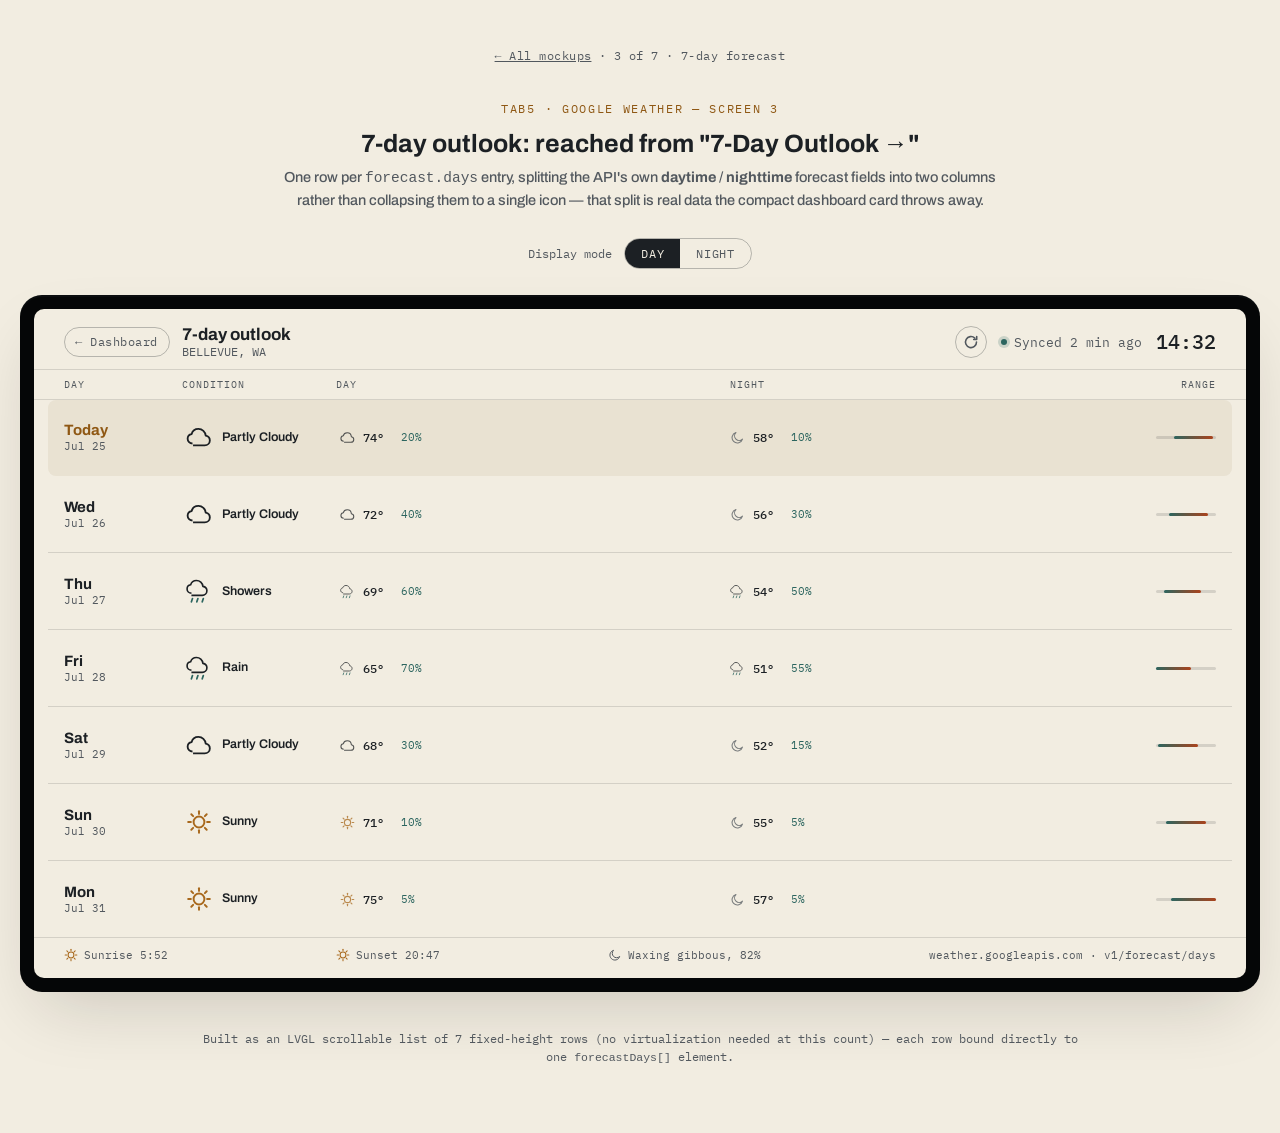
<file: docs/mockups/daily-forecast.html>
<!doctype html>
<html lang="en">
<head>
<meta charset="utf-8">
<meta name="viewport" content="width=device-width, initial-scale=1">
<title>Tab5 Weather — 7-Day Forecast</title>
<link rel="stylesheet" href="assets/style.css">
<style>
  .statusbar { display: flex; align-items: center; justify-content: space-between; padding: 16px 30px 10px; flex: 0 0 auto; }
  .statusbar .back { display: flex; align-items: center; gap: 12px; }
  .statusbar .back-btn {
    font-family: 'IBM Plex Mono', monospace; font-size: 12px; letter-spacing: 0.04em;
    color: var(--sub); text-decoration: none; display: flex; align-items: center; gap: 6px;
    border: 1px solid var(--line-strong); border-radius: 999px; padding: 6px 12px 6px 10px;
  }
  .statusbar h2 { font-size: 17px; font-weight: 700; margin: 0; }
  .statusbar .sub { font-family: 'IBM Plex Mono', monospace; font-size: 11.5px; color: var(--sub); }
  .statusbar .clock { font-family: 'IBM Plex Mono', monospace; font-size: 20px; font-weight: 500; }
  .statusbar .status-right { display: flex; align-items: center; gap: 14px; }
  .statusbar .sync { display: flex; align-items: center; gap: 7px; font-family: 'IBM Plex Mono', monospace; font-size: 12.5px; color: var(--sub); }
  .statusbar .sync .dot { width: 6px; height: 6px; border-radius: 50%; background: var(--teal); box-shadow: 0 0 0 3px color-mix(in srgb, var(--teal) 20%, transparent); }
  .refresh-btn {
    display: flex; align-items: center; justify-content: center; width: 32px; height: 32px;
    border: 1px solid var(--line-strong); border-radius: 999px; background: transparent;
    cursor: pointer; color: var(--sub); padding: 0;
  }
  .refresh-btn:hover { border-color: var(--brass); color: var(--brass-strong); }
  .refresh-btn:active svg { animation: refresh-spin 0.5s ease-in-out; }
  @keyframes refresh-spin { to { transform: rotate(180deg); } }

  .head-row {
    display: grid; grid-template-columns: 118px 150px 1fr 1fr 96px;
    padding: 8px 30px; border-top: 1px solid var(--line); border-bottom: 1px solid var(--line);
    font-family: 'IBM Plex Mono', monospace; font-size: 10px; letter-spacing: 0.1em; text-transform: uppercase; color: var(--sub);
  }
  .head-row span:nth-child(3), .head-row span:nth-child(4) { text-align: left; padding-left: 4px; }
  .head-row span:last-child { text-align: right; }

  .days { flex: 1 1 auto; display: flex; flex-direction: column; min-height: 0; padding: 0 14px; }
  .day-row {
    display: grid; grid-template-columns: 118px 150px 1fr 1fr 96px; align-items: center;
    gap: 4px; padding: 0 16px; border-bottom: 1px solid var(--line); flex: 1 1 0; min-height: 0;
  }
  .day-row:last-child { border-bottom: none; }
  .day-row.today { background: var(--panel); border-radius: 8px; border-bottom-color: transparent; }

  .dname { display: flex; flex-direction: column; gap: 1px; }
  .dname .d { font-size: 15px; font-weight: 700; }
  .dname .d.today { color: var(--brass-strong); }
  .dname .date { font-family: 'IBM Plex Mono', monospace; font-size: 10.5px; color: var(--sub); }

  .cond { display: flex; align-items: center; gap: 10px; }
  .cond .icon { width: 26px; height: 26px; flex: 0 0 auto; }
  .cond .label { font-size: 12.5px; font-weight: 600; line-height: 1.25; }

  .segment { display: flex; align-items: center; gap: 8px; font-family: 'IBM Plex Mono', monospace; font-size: 12px; }
  .segment .icon { width: 15px; height: 15px; flex: 0 0 auto; opacity: 0.75; }
  .segment .seg-temp { font-weight: 500; min-width: 30px; }
  .segment .seg-pop { color: var(--teal); font-size: 10.5px; min-width: 30px; }

  .range { display: flex; align-items: center; gap: 8px; font-family: 'IBM Plex Mono', monospace; font-size: 12px; justify-content: flex-end; }
  .track { position: relative; height: 3px; background: var(--line); border-radius: 3px; width: 60px; }
  .track .fill { position: absolute; top: 0; bottom: 0; border-radius: 3px; background: linear-gradient(90deg, var(--teal), var(--ember)); }

  .sunbar {
    display: flex; align-items: center; justify-content: space-between; gap: 18px;
    padding: 10px 30px 16px; border-top: 1px solid var(--line);
    font-family: 'IBM Plex Mono', monospace; font-size: 11px; color: var(--sub);
  }
  .sunbar .item { display: flex; align-items: center; gap: 6px; }
</style>
</head>
<body>

<p class="crumbs"><a href="index.html">&larr; All mockups</a> &middot; 3 of 7 &middot; 7-day forecast</p>

<div class="intro">
  <p class="eyebrow">Tab5 &middot; Google Weather &mdash; Screen 3</p>
  <h1>7-day outlook: reached from "7-Day Outlook &rarr;"</h1>
  <p>One row per <code>forecast.days</code> entry, splitting the API's own <b>daytime</b> / <b>nighttime</b> forecast fields into two columns rather than collapsing them to a single icon &mdash; that split is real data the compact dashboard card throws away.</p>
</div>

<div class="stage-controls">
  <span>Display mode</span>
  <div class="toggle" role="group" aria-label="Day or night preview">
    <button type="button" class="active" data-mode="light">Day</button>
    <button type="button" data-mode="dark">Night</button>
  </div>
</div>

<div class="device" id="device">
  <div class="screen">

    <div class="statusbar">
      <div class="back">
        <a class="back-btn" href="dashboard.html">&larr; Dashboard</a>
        <div>
          <h2>7-day outlook</h2>
          <div class="sub">BELLEVUE, WA</div>
        </div>
      </div>
      <div class="status-right">
        <button type="button" class="refresh-btn" title="Refresh now" aria-label="Refresh now">
          <svg width="16" height="16" viewBox="0 0 16 16" fill="none" stroke="currentColor" stroke-width="1.6" stroke-linecap="round" stroke-linejoin="round">
            <path d="M13.5 8A5.5 5.5 0 1 1 11.8 4.1"/>
            <path d="M13.7 2.5V5.5H10.7"/>
          </svg>
        </button>
        <span class="sync"><span class="dot"></span><span id="syncedLabel">Synced 2 min ago</span></span>
        <span class="clock">14:32</span>
      </div>
    </div>

    <div class="head-row">
      <span>Day</span>
      <span>Condition</span>
      <span>Day</span>
      <span>Night</span>
      <span>Range</span>
    </div>

    <div class="days" id="days"></div>

    <div class="sunbar" id="sunbar"></div>

  </div>
</div>

<p class="caption">Built as an LVGL scrollable list of 7 fixed-height rows (no virtualization needed at this count) &mdash; each row bound directly to one <code>forecastDays[]</code> element.</p>

<script>
  const iconSun = `<svg class="icon" viewBox="0 0 24 24" fill="none"><circle cx="12" cy="12" r="5" stroke="var(--brass)" stroke-width="1.8"/><g stroke="var(--brass)" stroke-width="1.8" stroke-linecap="round"><line x1="12" y1="2" x2="12" y2="4.5"/><line x1="12" y1="19.5" x2="12" y2="22"/><line x1="2" y1="12" x2="4.5" y2="12"/><line x1="19.5" y1="12" x2="22" y2="12"/><line x1="4.9" y1="4.9" x2="6.6" y2="6.6"/><line x1="17.4" y1="17.4" x2="19.1" y2="19.1"/><line x1="4.9" y1="19.1" x2="6.6" y2="17.4"/><line x1="17.4" y1="6.6" x2="19.1" y2="4.9"/></g></svg>`;
  const iconCloud = `<svg class="icon" viewBox="0 0 24 24" fill="none"><path d="M6 18C3.5 18 1.5 16 1.5 13.6C1.5 11.4 3.1 9.6 5.2 9.3C5.9 6.5 8.5 4.5 11.5 4.5C15 4.5 17.9 7.2 18.2 10.7C20.4 11.1 22 13 22 15.2C22 17.7 19.9 19.7 17.3 19.7H6.5" stroke="var(--ink)" stroke-width="1.7" stroke-linejoin="round"/></svg>`;
  const iconRain = `<svg class="icon" viewBox="0 0 24 24" fill="none"><path d="M5 14C2.8 14 1 12.2 1 10.1C1 8.1 2.4 6.5 4.3 6.2C5 3.9 7.1 2.3 9.6 2.3C12.7 2.3 15.3 4.7 15.6 7.7C17.7 8 19.3 9.7 19.3 11.8C19.3 14.1 17.4 16 15 16H5" stroke="var(--ink)" stroke-width="1.5" stroke-linejoin="round"/><g stroke="var(--teal)" stroke-width="1.6" stroke-linecap="round"><line x1="6" y1="19" x2="5" y2="22"/><line x1="11" y1="19" x2="10" y2="22"/><line x1="16" y1="19" x2="15" y2="22"/></g></svg>`;
  const iconMoon = `<svg class="icon" viewBox="0 0 24 24" fill="none"><path d="M20 14.5A8.5 8.5 0 1 1 9.5 4a7 7 0 0 0 10.5 10.5Z" stroke="var(--sub)" stroke-width="1.7" stroke-linejoin="round"/></svg>`;

  const days = [
    { d: "Today", date: "Jul 25", cond: "Partly Cloudy", icon: iconCloud, dayT: 74, dayPop: 20, dIcon: iconCloud, nightT: 58, nightPop: 10, nIcon: iconMoon, today: true },
    { d: "Wed", date: "Jul 26", cond: "Partly Cloudy", icon: iconCloud, dayT: 72, dayPop: 40, dIcon: iconCloud, nightT: 56, nightPop: 30, nIcon: iconMoon },
    { d: "Thu", date: "Jul 27", cond: "Showers", icon: iconRain, dayT: 69, dayPop: 60, dIcon: iconRain, nightT: 54, nightPop: 50, nIcon: iconRain },
    { d: "Fri", date: "Jul 28", cond: "Rain", icon: iconRain, dayT: 65, dayPop: 70, dIcon: iconRain, nightT: 51, nightPop: 55, nIcon: iconRain },
    { d: "Sat", date: "Jul 29", cond: "Partly Cloudy", icon: iconCloud, dayT: 68, dayPop: 30, dIcon: iconCloud, nightT: 52, nightPop: 15, nIcon: iconMoon },
    { d: "Sun", date: "Jul 30", cond: "Sunny", icon: iconSun, dayT: 71, dayPop: 10, dIcon: iconSun, nightT: 55, nightPop: 5, nIcon: iconMoon },
    { d: "Mon", date: "Jul 31", cond: "Sunny", icon: iconSun, dayT: 75, dayPop: 5, dIcon: iconSun, nightT: 57, nightPop: 5, nIcon: iconMoon },
  ];
  const gMin = Math.min(...days.map(d => d.nightT)), gMax = Math.max(...days.map(d => d.dayT));
  const wrap = document.getElementById('days');
  days.forEach(d => {
    const left = ((d.nightT - gMin) / (gMax - gMin)) * 100;
    const width = ((d.dayT - d.nightT) / (gMax - gMin)) * 100;
    const row = document.createElement('div');
    row.className = 'day-row' + (d.today ? ' today' : '');
    row.innerHTML = `
      <div class="dname"><span class="d${d.today ? ' today' : ''}">${d.d}</span><span class="date">${d.date}</span></div>
      <div class="cond">${d.icon}<span class="label">${d.cond}</span></div>
      <div class="segment">${d.dIcon}<span class="seg-temp">${d.dayT}&deg;</span><span class="seg-pop">${d.dayPop}%</span></div>
      <div class="segment">${d.nIcon}<span class="seg-temp">${d.nightT}&deg;</span><span class="seg-pop">${d.nightPop}%</span></div>
      <div class="range"><div class="track"><div class="fill" style="left:${left}%;width:${width}%"></div></div></div>
    `;
    wrap.appendChild(row);
  });

  const sunbar = document.getElementById('sunbar');
  sunbar.innerHTML = `
    <span class="item">${iconSun.replace('class="icon"', 'width="14" height="14"')} Sunrise 5:52</span>
    <span class="item">${iconSun.replace('class="icon"', 'width="14" height="14"')} Sunset 20:47</span>
    <span class="item">${iconMoon.replace('class="icon"', 'width="14" height="14"')} Waxing gibbous, 82%</span>
    <span>weather.googleapis.com &middot; v1/forecast/days</span>
  `;

  const toggle = document.querySelector('.toggle');
  const device = document.getElementById('device');
  toggle.addEventListener('click', (e) => {
    const btn = e.target.closest('button[data-mode]');
    if (!btn) return;
    toggle.querySelectorAll('button').forEach(b => b.classList.toggle('active', b === btn));
    device.setAttribute('data-theme', btn.dataset.mode);
  });

  document.querySelector('.refresh-btn').addEventListener('click', () => {
    document.getElementById('syncedLabel').textContent = 'Synced just now';
  });
</script>
</body>
</html>
</file>
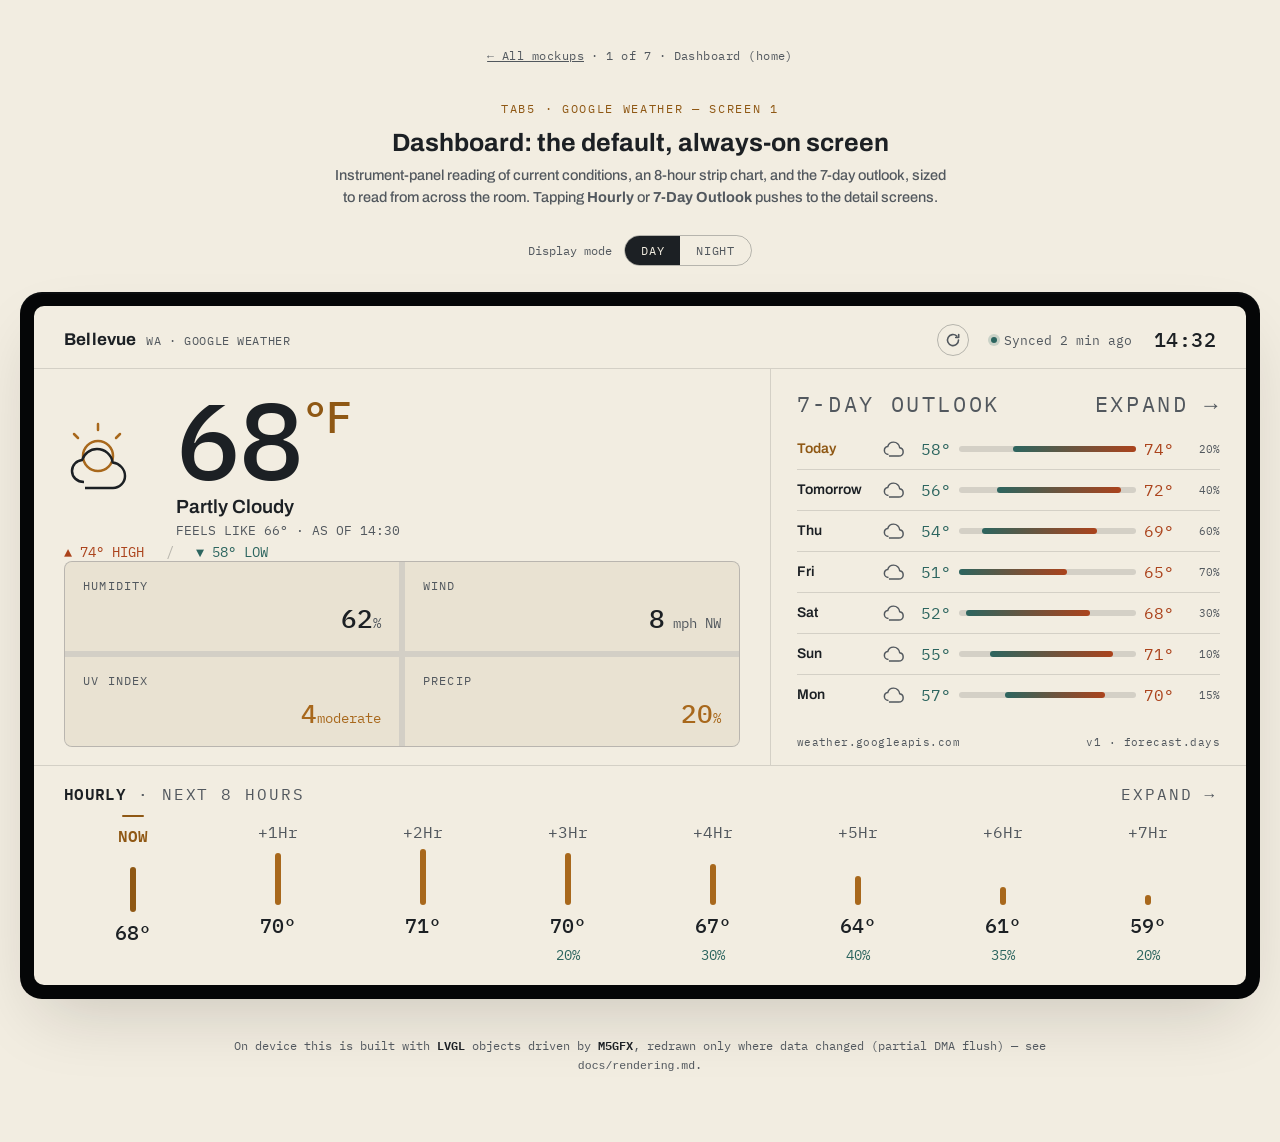
<file: docs/mockups/dashboard.html>
<!doctype html>
<html lang="en">
<head>
<meta charset="utf-8">
<meta name="viewport" content="width=device-width, initial-scale=1">
<title>Tab5 Weather — Dashboard</title>
<link rel="stylesheet" href="assets/style.css">
<style>
  .now { display: flex; align-items: center; gap: 26px; }
  .now .reading { display: flex; flex-direction: column; gap: 2px; }
  .now .temp {
    font-family: 'IBM Plex Mono', monospace; font-weight: 500; font-size: 108px;
    line-height: 0.9; letter-spacing: -0.02em; display: flex; align-items: flex-start;
  }
  .now .temp .deg { font-size: 44px; margin-top: 6px; color: var(--brass-strong); }
  .now .condition { font-size: 19px; font-weight: 600; margin-top: 6px; }
  .now .feels { font-family: 'IBM Plex Mono', monospace; font-size: 13px; color: var(--sub); margin-top: 3px; }

  .hilo { display: flex; gap: 22px; align-items: center; margin-top: 4px; font-family: 'IBM Plex Mono', monospace; font-size: 13.5px; }
  .hilo .hi { color: var(--ember); }
  .hilo .lo { color: var(--teal); }
  .hilo .sep { color: var(--line-strong); }

  .statusbar { display: flex; align-items: center; justify-content: space-between; padding: 18px 30px 12px; flex: 0 0 auto; }
  .statusbar .loc { display: flex; align-items: baseline; gap: 10px; }
  .statusbar .loc .name { font-weight: 700; font-size: 17px; letter-spacing: 0.01em; }
  .statusbar .loc .region { font-family: 'IBM Plex Mono', monospace; font-size: 11.5px; color: var(--sub); letter-spacing: 0.05em; text-transform: uppercase; }
  .statusbar .right { display: flex; align-items: center; gap: 22px; font-family: 'IBM Plex Mono', monospace; color: var(--sub); font-size: 12.5px; }
  .statusbar .clock { font-size: 20px; color: var(--ink); font-weight: 500; letter-spacing: 0.02em; }
  .refresh-btn {
    display: flex; align-items: center; justify-content: center; width: 32px; height: 32px;
    border: 1px solid var(--line-strong); border-radius: 999px; background: transparent;
    cursor: pointer; color: var(--sub); padding: 0;
  }
  .refresh-btn:hover { border-color: var(--brass); color: var(--brass-strong); }
  .refresh-btn:active svg { animation: refresh-spin 0.5s ease-in-out; }
  @keyframes refresh-spin { to { transform: rotate(180deg); } }
  .statusbar .sync { display: flex; align-items: center; gap: 7px; }
  .statusbar .sync .dot { width: 6px; height: 6px; border-radius: 50%; background: var(--teal); box-shadow: 0 0 0 3px color-mix(in srgb, var(--teal) 20%, transparent); }

  .main { flex: 1 1 auto; display: grid; grid-template-columns: 1.55fr 1fr; gap: 0; min-height: 0; border-top: 1px solid var(--line); }
  .primary { padding: 22px 30px 18px; display: flex; flex-direction: column; justify-content: space-between; border-right: 1px solid var(--line); min-height: 0; }

  .metrics { display: grid; grid-template-columns: repeat(2, 1fr); gap: 6px; background: var(--line); border: 1px solid var(--line); border-radius: 8px; overflow: hidden; }
  .metric { background: var(--panel); padding: 16px 18px; display: flex; flex-direction: column; gap: 8px; }
  .metric .label { font-family: 'IBM Plex Mono', monospace; font-size: 12px; letter-spacing: 0.1em; text-transform: uppercase; color: var(--sub); }
  .metric .value { font-family: 'IBM Plex Mono', monospace; font-size: 26px; font-weight: 500; text-align: right; }
  .metric .value span { font-size: 14px; color: var(--sub); font-weight: 400; }
  /* Shared severity scale - same 3 colors UV and Precip both use, not
     one class pair per metric (severityColor() in dashboard_ui.cpp is
     the single source of which metrics get this treatment and why -
     ascending risk gradient only, not applied to humidity/wind). */
  .metric .value.sev-low { color: var(--teal); }
  .metric .value.sev-moderate { color: var(--brass); }
  .metric .value.sev-high { color: var(--ember); }
  .metric .value.sev-low span, .metric .value.sev-moderate span, .metric .value.sev-high span { color: inherit; }

  .hourly { padding: 14px 30px 16px; border-top: 1px solid var(--line); }
  .hourly .head { display: flex; justify-content: space-between; align-items: baseline; margin-bottom: 8px; }
  .hourly .head .title { font-family: 'IBM Plex Mono', monospace; font-size: 16px; letter-spacing: 0.12em; text-transform: uppercase; color: var(--sub); }
  .hourly .head .title b { color: var(--ink); font-weight: 600; letter-spacing: 0.02em; }
  .hourly .head a { text-decoration: none; }
  .hourly .head a:hover { color: var(--brass-strong); }
  .hourly-row { display: grid; grid-template-columns: repeat(8, 1fr); gap: 8px; }
  .hour { display: flex; flex-direction: column; align-items: center; gap: 7px; padding-top: 7px; position: relative; }
  .hour .t { font-family: 'IBM Plex Mono', monospace; font-size: 16px; color: var(--sub); }
  .hour .bar-wrap { height: 56px; display: flex; align-items: flex-end; }
  .hour .bar { width: 6px; border-radius: 3px; background: var(--brass); }
  .hour .temp { font-family: 'IBM Plex Mono', monospace; font-size: 20px; font-weight: 500; }
  .hour .pop { font-family: 'IBM Plex Mono', monospace; font-size: 14px; color: var(--teal); height: 16px; }
  .hour.now-hour .t { color: var(--brass-strong); font-weight: 600; }
  .hour.now-hour .bar { background: var(--brass-strong); }
  .hour.now-hour::before { content: ""; position: absolute; top: 0; left: 50%; transform: translateX(-50%); width: 22px; height: 2px; background: var(--brass-strong); border-radius: 2px; }

  .daily { padding: 20px 26px 16px; display: flex; flex-direction: column; min-height: 0; }
  .daily .title { font-family: 'IBM Plex Mono', monospace; font-size: 22px; letter-spacing: 0.12em; text-transform: uppercase; color: var(--sub); margin-bottom: 10px; display: flex; justify-content: space-between; }
  .daily .title a { text-decoration: none; }
  .daily .title a:hover { color: var(--brass-strong); }
  .day-row { display: grid; grid-template-columns: 74px 26px 1fr auto; align-items: center; gap: 12px; padding: 9px 0; border-top: 1px solid var(--line); }
  .day-row:first-of-type { border-top: none; }
  .day-row .d { font-size: 14px; font-weight: 600; }
  .day-row .d.today { color: var(--brass-strong); }
  .day-row .icon { width: 22px; height: 22px; }
  .day-row .range { display: flex; align-items: center; gap: 8px; font-family: 'IBM Plex Mono', monospace; font-size: 16px; }
  .track { position: relative; height: 6px; background: var(--line); border-radius: 3px; flex: 1 1 auto; }
  .track .fill { position: absolute; top: 0; bottom: 0; border-radius: 3px; background: linear-gradient(90deg, var(--teal), var(--ember)); }
  .day-row .pop { font-family: 'IBM Plex Mono', monospace; font-size: 11px; color: var(--sub); width: 34px; text-align: right; }

  .footer { margin-top: auto; padding-top: 10px; display: flex; justify-content: space-between; font-family: 'IBM Plex Mono', monospace; font-size: 10.5px; color: var(--sub); letter-spacing: 0.04em; }

  @media (max-width: 760px) {
    .now .temp { font-size: 72px; }
    .now .temp .deg { font-size: 30px; }
    .hourly-row { grid-template-columns: repeat(4, 1fr); row-gap: 14px; }
  }
</style>
</head>
<body>

<p class="crumbs"><a href="index.html">&larr; All mockups</a> &middot; 1 of 7 &middot; Dashboard (home)</p>

<div class="intro">
  <p class="eyebrow">Tab5 &middot; Google Weather &mdash; Screen 1</p>
  <h1>Dashboard: the default, always-on screen</h1>
  <p>Instrument-panel reading of current conditions, an 8-hour strip chart, and the 7-day outlook, sized to read from across the room. Tapping <b>Hourly</b> or <b>7-Day Outlook</b> pushes to the detail screens.</p>
</div>

<div class="stage-controls">
  <span>Display mode</span>
  <div class="toggle" role="group" aria-label="Day or night preview">
    <button type="button" class="active" data-mode="light">Day</button>
    <button type="button" data-mode="dark">Night</button>
  </div>
</div>

<div class="device" id="device">
  <div class="screen">

    <div class="statusbar">
      <div class="loc">
        <span class="name">Bellevue</span>
        <span class="region">WA &middot; Google Weather</span>
      </div>
      <div class="right">
        <button type="button" class="refresh-btn" title="Refresh now" aria-label="Refresh now">
          <svg width="16" height="16" viewBox="0 0 16 16" fill="none" stroke="currentColor" stroke-width="1.6" stroke-linecap="round" stroke-linejoin="round">
            <path d="M13.5 8A5.5 5.5 0 1 1 11.8 4.1"/>
            <path d="M13.7 2.5V5.5H10.7"/>
          </svg>
        </button>
        <span class="sync"><span class="dot"></span><span id="syncedLabel">Synced 2 min ago</span></span>
        <span class="clock">14:32</span>
      </div>
    </div>

    <div class="main">
      <div class="primary">
        <div>
          <div class="now">
            <div class="glyph">
              <svg width="86" height="86" viewBox="0 0 86 86" fill="none" xmlns="http://www.w3.org/2000/svg">
                <circle cx="34" cy="36" r="15" stroke="var(--brass)" stroke-width="2.5"/>
                <g stroke="var(--brass)" stroke-width="2.5" stroke-linecap="round">
                  <line x1="34" y1="10" x2="34" y2="4"/>
                  <line x1="52" y1="18" x2="56" y2="14"/>
                  <line x1="14" y1="18" x2="10" y2="14"/>
                </g>
                <path d="M20 62C13 62 8 57 8 51C8 45.2 12.5 40.5 18.1 40C20 33.7 25.9 29 33 29C41 29 47.6 34.9 48.7 42.6C55.6 43.4 61 49.1 61 56C61 62.6 55.6 68 49 68H21" stroke="var(--ink)" stroke-width="2.5" stroke-linejoin="round"/>
              </svg>
            </div>
            <div class="reading">
              <div class="temp">68<span class="deg">&deg;F</span></div>
              <div class="condition">Partly Cloudy</div>
              <div class="feels">FEELS LIKE 66&deg; &middot; AS OF 14:30</div>
            </div>
          </div>
          <div class="hilo">
            <span class="hi">&#9650; 74&deg; HIGH</span>
            <span class="sep">/</span>
            <span class="lo">&#9660; 58&deg; LOW</span>
          </div>
        </div>

        <div class="metrics">
          <div class="metric"><span class="label">Humidity</span><span class="value">62<span>%</span></span></div>
          <div class="metric"><span class="label">Wind</span><span class="value">8<span> mph NW</span></span></div>
          <div class="metric"><span class="label">UV Index</span><span class="value sev-moderate">4<span>moderate</span></span></div>
          <div class="metric"><span class="label">Precip</span><span class="value sev-moderate">20<span>%</span></span></div>
        </div>
      </div>

      <div class="daily">
        <div class="title"><span>7-Day Outlook</span><a href="daily-forecast.html">expand &rarr;</a></div>
        <div id="day-rows"></div>
        <div class="footer">
          <span>weather.googleapis.com</span>
          <span>v1 &middot; forecast.days</span>
        </div>
      </div>
    </div>

    <div class="hourly">
      <div class="head">
        <span class="title"><b>Hourly</b> &middot; next 8 hours</span>
        <a class="title" href="hourly-detail.html">expand &rarr;</a>
      </div>
      <div class="hourly-row" id="hourly-row"></div>
    </div>

  </div>
</div>

<p class="caption">On device this is built with <b>LVGL</b> objects driven by <b>M5GFX</b>, redrawn only where data changed (partial DMA flush) &mdash; see <code>docs/rendering.md</code>.</p>

<script>
  const hours = [
    { t: "NOW", temp: 68, pop: 10 }, { t: "+1Hr", temp: 70, pop: 10 }, { t: "+2Hr", temp: 71, pop: 15 },
    { t: "+3Hr", temp: 70, pop: 20 }, { t: "+4Hr", temp: 67, pop: 30 }, { t: "+5Hr", temp: 64, pop: 40 },
    { t: "+6Hr", temp: 61, pop: 35 }, { t: "+7Hr", temp: 59, pop: 20 },
  ];
  const minT = Math.min(...hours.map(h => h.temp)), maxT = Math.max(...hours.map(h => h.temp));
  const hourlyRow = document.getElementById('hourly-row');
  hours.forEach((h, i) => {
    const pct = 18 + ((h.temp - minT) / Math.max(1, (maxT - minT))) * 82;
    const el = document.createElement('div');
    el.className = 'hour' + (i === 0 ? ' now-hour' : '');
    el.innerHTML = `<span class="t">${h.t}</span><div class="bar-wrap"><div class="bar" style="height:${pct}%"></div></div><span class="temp">${h.temp}&deg;</span><span class="pop">${h.pop >= 20 ? h.pop + '%' : ''}</span>`;
    hourlyRow.appendChild(el);
  });

  const days = [
    { d: "Today", hi: 74, lo: 58, pop: 20 }, { d: "Tomorrow", hi: 72, lo: 56, pop: 40 },
    { d: "Thu", hi: 69, lo: 54, pop: 60 }, { d: "Fri", hi: 65, lo: 51, pop: 70 },
    { d: "Sat", hi: 68, lo: 52, pop: 30 }, { d: "Sun", hi: 71, lo: 55, pop: 10 }, { d: "Mon", hi: 70, lo: 57, pop: 15 },
  ];
  const dayLos = days.map(d => d.lo), dayHis = days.map(d => d.hi);
  const gMin = Math.min(...dayLos), gMax = Math.max(...dayHis);
  const dayRows = document.getElementById('day-rows');
  days.forEach((d, i) => {
    const left = ((d.lo - gMin) / (gMax - gMin)) * 100;
    const width = ((d.hi - d.lo) / (gMax - gMin)) * 100;
    const row = document.createElement('div');
    row.className = 'day-row';
    row.innerHTML = `<span class="d${i === 0 ? ' today' : ''}">${d.d}</span>
      <svg class="icon" viewBox="0 0 24 24" fill="none"><path d="M6 18C3.5 18 1.5 16 1.5 13.6C1.5 11.4 3.1 9.6 5.2 9.3C5.9 6.5 8.5 4.5 11.5 4.5C15 4.5 17.9 7.2 18.2 10.7C20.4 11.1 22 13 22 15.2C22 17.7 19.9 19.7 17.3 19.7H6.5" stroke="var(--sub)" stroke-width="1.6" stroke-linejoin="round"/></svg>
      <div class="range"><span style="color:var(--teal)">${d.lo}&deg;</span><div class="track"><div class="fill" style="left:${left}%;width:${width}%"></div></div><span style="color:var(--ember)">${d.hi}&deg;</span></div>
      <span class="pop">${d.pop}%</span>`;
    dayRows.appendChild(row);
  });

  const toggle = document.querySelector('.toggle');
  const device = document.getElementById('device');
  toggle.addEventListener('click', (e) => {
    const btn = e.target.closest('button[data-mode]');
    if (!btn) return;
    toggle.querySelectorAll('button').forEach(b => b.classList.toggle('active', b === btn));
    device.setAttribute('data-theme', btn.dataset.mode);
  });

  document.querySelector('.refresh-btn').addEventListener('click', () => {
    document.getElementById('syncedLabel').textContent = 'Synced just now';
  });
</script>
</body>
</html>
</file>
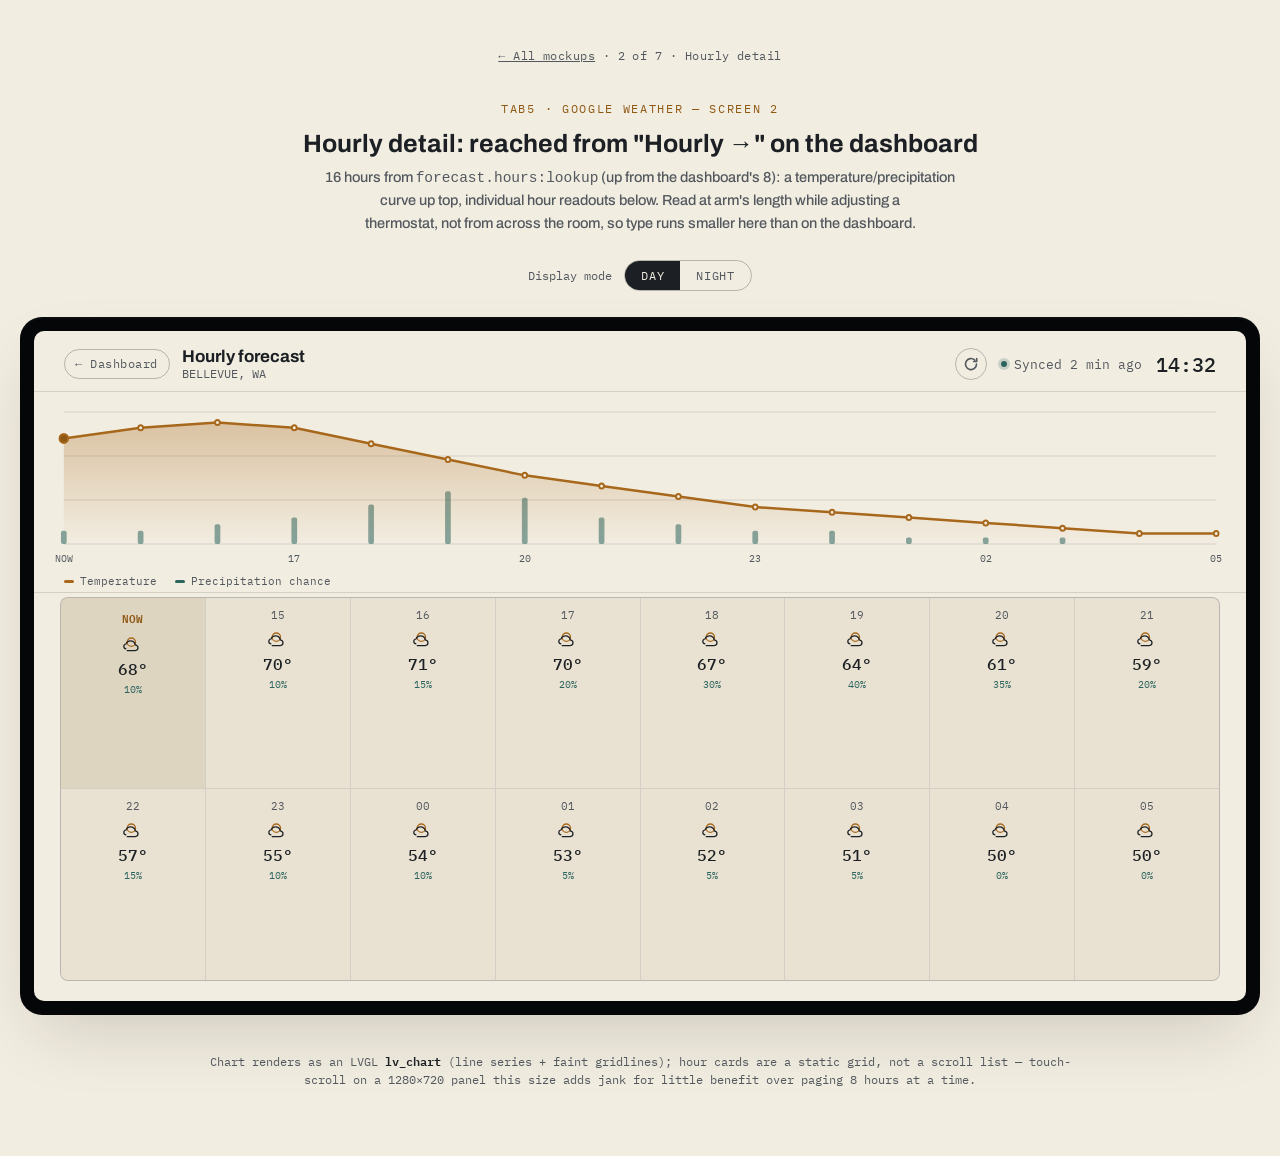
<file: docs/mockups/hourly-detail.html>
<!doctype html>
<html lang="en">
<head>
<meta charset="utf-8">
<meta name="viewport" content="width=device-width, initial-scale=1">
<title>Tab5 Weather — Hourly Detail</title>
<link rel="stylesheet" href="assets/style.css">
<style>
  .statusbar { display: flex; align-items: center; justify-content: space-between; padding: 16px 30px 10px; flex: 0 0 auto; }
  .statusbar .back { display: flex; align-items: center; gap: 12px; }
  .statusbar .back-btn {
    font-family: 'IBM Plex Mono', monospace; font-size: 12px; letter-spacing: 0.04em;
    color: var(--sub); text-decoration: none; display: flex; align-items: center; gap: 6px;
    border: 1px solid var(--line-strong); border-radius: 999px; padding: 6px 12px 6px 10px;
  }
  .statusbar h2 { font-size: 17px; font-weight: 700; margin: 0; }
  .statusbar .sub { font-family: 'IBM Plex Mono', monospace; font-size: 11.5px; color: var(--sub); }
  .statusbar .clock { font-family: 'IBM Plex Mono', monospace; font-size: 20px; font-weight: 500; }
  .statusbar .status-right { display: flex; align-items: center; gap: 14px; }
  .statusbar .sync { display: flex; align-items: center; gap: 7px; font-family: 'IBM Plex Mono', monospace; font-size: 12.5px; color: var(--sub); }
  .statusbar .sync .dot { width: 6px; height: 6px; border-radius: 50%; background: var(--teal); box-shadow: 0 0 0 3px color-mix(in srgb, var(--teal) 20%, transparent); }
  .refresh-btn {
    display: flex; align-items: center; justify-content: center; width: 32px; height: 32px;
    border: 1px solid var(--line-strong); border-radius: 999px; background: transparent;
    cursor: pointer; color: var(--sub); padding: 0;
  }
  .refresh-btn:hover { border-color: var(--brass); color: var(--brass-strong); }
  .refresh-btn:active svg { animation: refresh-spin 0.5s ease-in-out; }
  @keyframes refresh-spin { to { transform: rotate(180deg); } }

  .chart-wrap { padding: 6px 26px 0; border-top: 1px solid var(--line); flex: 0 0 auto; }
  .chart-wrap svg { display: block; width: 100%; height: 168px; overflow: visible; }
  .chart-legend { display: flex; gap: 18px; padding: 8px 4px 4px; font-family: 'IBM Plex Mono', monospace; font-size: 10.5px; color: var(--sub); }
  .chart-legend .k { display: flex; align-items: center; gap: 6px; }
  .chart-legend .swatch { width: 10px; height: 3px; border-radius: 2px; }

  .hours-scroll { flex: 1 1 auto; min-height: 0; overflow: hidden; padding: 4px 26px 20px; border-top: 1px solid var(--line); }
  .hours-grid { display: grid; grid-template-columns: repeat(8, 1fr); grid-template-rows: repeat(2, 1fr); gap: 1px; background: var(--line); border: 1px solid var(--line); border-radius: 8px; overflow: hidden; height: 100%; }
  .hcard { background: var(--panel); padding: 10px 8px; display: flex; flex-direction: column; align-items: center; gap: 4px; position: relative; }
  .hcard.now { background: var(--panel-2); }
  .hcard .t { font-family: 'IBM Plex Mono', monospace; font-size: 11px; color: var(--sub); }
  .hcard.now .t { color: var(--brass-strong); font-weight: 600; }
  .hcard .icon { width: 20px; height: 20px; margin: 2px 0; }
  .hcard .temp { font-family: 'IBM Plex Mono', monospace; font-size: 16px; font-weight: 500; }
  .hcard .meta { display: flex; gap: 8px; font-family: 'IBM Plex Mono', monospace; font-size: 9.5px; color: var(--sub); }
  .hcard .meta .pop { color: var(--teal); }
</style>
</head>
<body>

<p class="crumbs"><a href="index.html">&larr; All mockups</a> &middot; 2 of 7 &middot; Hourly detail</p>

<div class="intro">
  <p class="eyebrow">Tab5 &middot; Google Weather &mdash; Screen 2</p>
  <h1>Hourly detail: reached from "Hourly &rarr;" on the dashboard</h1>
  <p>16 hours from <code>forecast.hours:lookup</code> (up from the dashboard's 8): a temperature/precipitation curve up top, individual hour readouts below. Read at arm's length while adjusting a thermostat, not from across the room, so type runs smaller here than on the dashboard.</p>
</div>

<div class="stage-controls">
  <span>Display mode</span>
  <div class="toggle" role="group" aria-label="Day or night preview">
    <button type="button" class="active" data-mode="light">Day</button>
    <button type="button" data-mode="dark">Night</button>
  </div>
</div>

<div class="device" id="device">
  <div class="screen">

    <div class="statusbar">
      <div class="back">
        <a class="back-btn" href="dashboard.html">&larr; Dashboard</a>
        <div>
          <h2>Hourly forecast</h2>
          <div class="sub">BELLEVUE, WA</div>
        </div>
      </div>
      <div class="status-right">
        <button type="button" class="refresh-btn" title="Refresh now" aria-label="Refresh now">
          <svg width="16" height="16" viewBox="0 0 16 16" fill="none" stroke="currentColor" stroke-width="1.6" stroke-linecap="round" stroke-linejoin="round">
            <path d="M13.5 8A5.5 5.5 0 1 1 11.8 4.1"/>
            <path d="M13.7 2.5V5.5H10.7"/>
          </svg>
        </button>
        <span class="sync"><span class="dot"></span><span id="syncedLabel">Synced 2 min ago</span></span>
        <span class="clock">14:32</span>
      </div>
    </div>

    <div class="chart-wrap">
      <svg id="chart" viewBox="0 0 1220 168" preserveAspectRatio="none"></svg>
      <div class="chart-legend">
        <span class="k"><span class="swatch" style="background:var(--brass)"></span>Temperature</span>
        <span class="k"><span class="swatch" style="background:var(--teal)"></span>Precipitation chance</span>
      </div>
    </div>

    <div class="hours-scroll">
      <div class="hours-grid" id="hours-grid"></div>
    </div>

  </div>
</div>

<p class="caption">Chart renders as an LVGL <b>lv_chart</b> (line series + faint gridlines); hour cards are a static grid, not a scroll list &mdash; touch-scroll on a 1280&times;720 panel this size adds jank for little benefit over paging 8 hours at a time.</p>

<script>
  const hours = [
    { t: "NOW", h: 14, temp: 68, pop: 10 }, { t: "15", temp: 70, pop: 10 }, { t: "16", temp: 71, pop: 15 },
    { t: "17", temp: 70, pop: 20 }, { t: "18", temp: 67, pop: 30 }, { t: "19", temp: 64, pop: 40 },
    { t: "20", temp: 61, pop: 35 }, { t: "21", temp: 59, pop: 20 }, { t: "22", temp: 57, pop: 15 },
    { t: "23", temp: 55, pop: 10 }, { t: "00", temp: 54, pop: 10 }, { t: "01", temp: 53, pop: 5 },
    { t: "02", temp: 52, pop: 5 }, { t: "03", temp: 51, pop: 5 }, { t: "04", temp: 50, pop: 0 },
    { t: "05", temp: 50, pop: 0 },
  ];

  // ---- chart ----
  const svg = document.getElementById('chart');
  const W = 1220, H = 168, padL = 4, padR = 4, padT = 14, padB = 22;
  const plotW = W - padL - padR, plotH = H - padT - padB;
  const temps = hours.map(h => h.temp);
  const tMin = Math.min(...temps) - 2, tMax = Math.max(...temps) + 2;
  const x = i => padL + (i / (hours.length - 1)) * plotW;
  const yT = t => padT + (1 - (t - tMin) / (tMax - tMin)) * plotH;
  const yP = p => padT + (1 - p / 100) * plotH;

  const ns = "http://www.w3.org/2000/svg";
  function el(tag, attrs) {
    const e = document.createElementNS(ns, tag);
    for (const k in attrs) e.setAttribute(k, attrs[k]);
    return e;
  }

  // gridlines
  for (let i = 0; i < 4; i++) {
    const gy = padT + (i / 3) * plotH;
    svg.appendChild(el('line', { x1: padL, x2: W - padR, y1: gy, y2: gy, stroke: 'var(--line)', 'stroke-width': 1 }));
  }

  // precip bars
  hours.forEach((h, i) => {
    if (h.pop < 5) return;
    const bx = x(i);
    svg.appendChild(el('rect', {
      x: bx - 3, y: yP(h.pop), width: 6, height: (H - padB) - yP(h.pop),
      rx: 2, fill: 'var(--teal)', opacity: 0.55
    }));
  });

  // temp area + line
  const linePts = hours.map((h, i) => `${x(i)},${yT(h.temp)}`).join(' ');
  const areaPts = `${padL},${H - padB} ${linePts} ${W - padR},${H - padB}`;
  const gradId = 'tempGrad';
  const defs = el('defs', {});
  const grad = el('linearGradient', { id: gradId, x1: '0', y1: '0', x2: '0', y2: '1' });
  grad.appendChild(el('stop', { offset: '0%', 'stop-color': 'var(--brass)', 'stop-opacity': 0.32 }));
  grad.appendChild(el('stop', { offset: '100%', 'stop-color': 'var(--brass)', 'stop-opacity': 0 }));
  defs.appendChild(grad);
  svg.appendChild(defs);
  svg.appendChild(el('polygon', { points: areaPts, fill: `url(#${gradId})` }));
  svg.appendChild(el('polyline', { points: linePts, fill: 'none', stroke: 'var(--brass)', 'stroke-width': 2.5, 'stroke-linejoin': 'round', 'stroke-linecap': 'round' }));

  hours.forEach((h, i) => {
    const r = i === 0 ? 4.5 : 2.5;
    svg.appendChild(el('circle', { cx: x(i), cy: yT(h.temp), r, fill: i === 0 ? 'var(--brass-strong)' : 'var(--paper)', stroke: 'var(--brass)', 'stroke-width': 2 }));
    if (i === 0 || i % 3 === 0) {
      const label = el('text', { x: x(i), y: H - 4, 'font-family': 'IBM Plex Mono, monospace', 'font-size': 10, fill: 'var(--sub)', 'text-anchor': 'middle' });
      label.textContent = h.t;
      svg.appendChild(label);
    }
  });

  // ---- hour cards ----
  const grid = document.getElementById('hours-grid');
  hours.forEach((h, i) => {
    const card = document.createElement('div');
    card.className = 'hcard' + (i === 0 ? ' now' : '');
    card.innerHTML = `
      <span class="t">${h.t}</span>
      <svg class="icon" viewBox="0 0 24 24" fill="none"><circle cx="10" cy="11" r="5" stroke="var(--brass)" stroke-width="1.6"/><path d="M4 19C2.3 19 1 17.7 1 16.1C1 14.6 2.1 13.4 3.6 13.2C4.4 10.9 6.5 9.3 9 9.3C11.9 9.3 14.3 11.4 14.7 14.2C16.5 14.5 18 16 18 17.8C18 19.6 16.5 21 14.7 21H4.5" stroke="var(--ink)" stroke-width="1.5" stroke-linejoin="round"/></svg>
      <span class="temp">${h.temp}&deg;</span>
      <span class="meta"><span class="pop">${h.pop}%</span></span>
    `;
    grid.appendChild(card);
  });

  const toggle = document.querySelector('.toggle');
  const device = document.getElementById('device');
  toggle.addEventListener('click', (e) => {
    const btn = e.target.closest('button[data-mode]');
    if (!btn) return;
    toggle.querySelectorAll('button').forEach(b => b.classList.toggle('active', b === btn));
    device.setAttribute('data-theme', btn.dataset.mode);
  });

  document.querySelector('.refresh-btn').addEventListener('click', () => {
    document.getElementById('syncedLabel').textContent = 'Synced just now';
  });
</script>
</body>
</html>
</file>
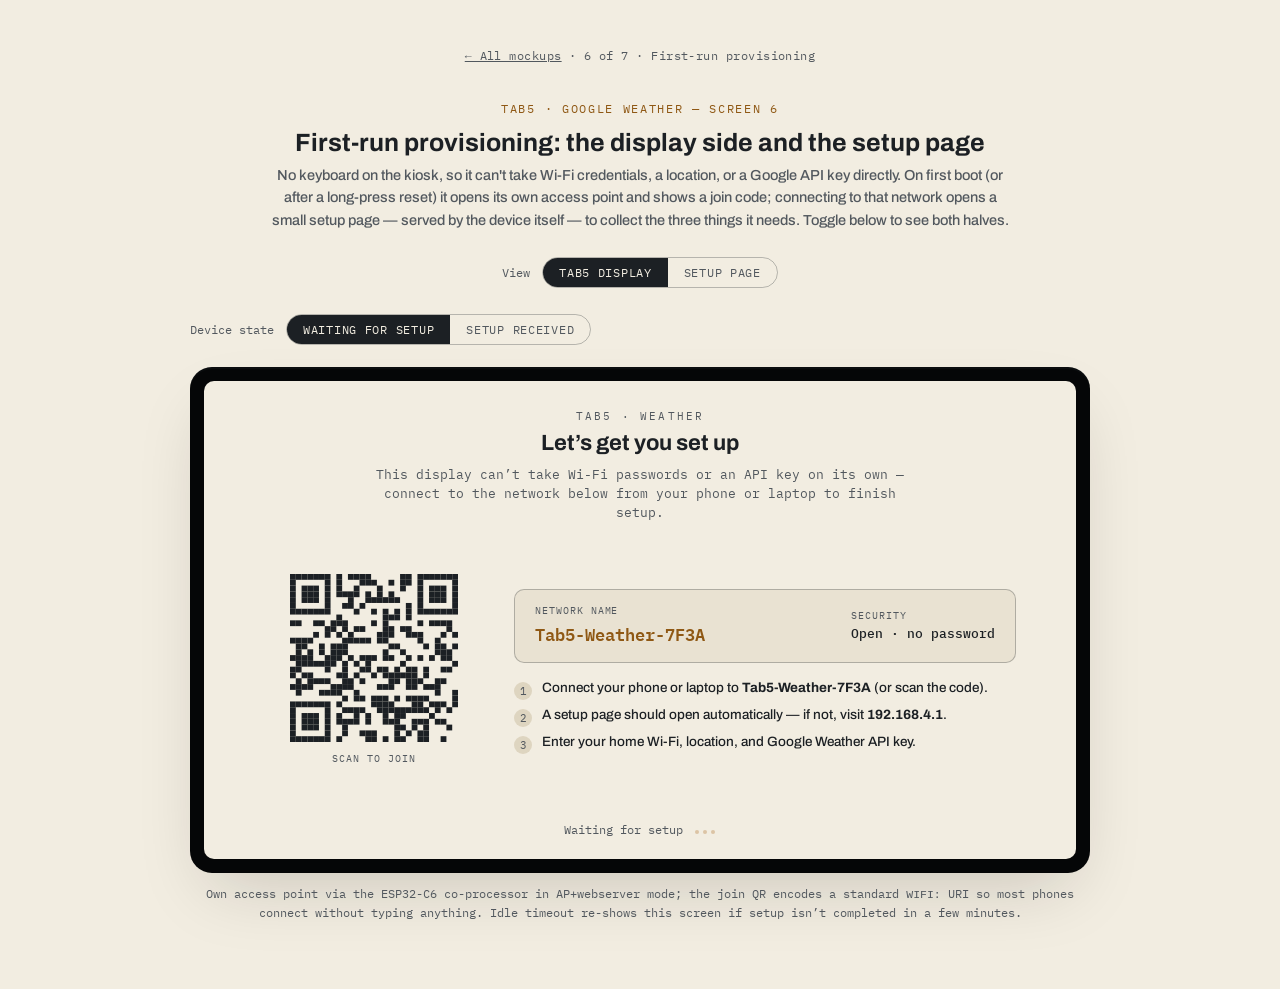
<file: docs/mockups/provisioning.html>
<!doctype html>
<html lang="en">
<head>
<meta charset="utf-8">
<meta name="viewport" content="width=device-width, initial-scale=1">
<title>Tab5 Weather — First-Run Provisioning</title>
<link rel="stylesheet" href="assets/style.css">
<style>
  /* ---------- shared ---------- */
  .view { display: none; }
  .view.active { display: block; }

  /* ---------- device: AP / setup screen ---------- */
  .setup-screen { height: 100%; display: flex; flex-direction: column; }
  .setup-top { display: flex; flex-direction: column; align-items: center; gap: 6px; padding: 28px 30px 10px; }
  .setup-top .wordmark { font-family: 'IBM Plex Mono', monospace; font-size: 11px; letter-spacing: 0.2em; text-transform: uppercase; color: var(--sub); }
  .setup-top h2 { font-size: 22px; font-weight: 700; margin: 2px 0 0; }
  .setup-top p { font-family: 'IBM Plex Mono', monospace; font-size: 12.5px; color: var(--sub); margin: 4px 0 0; max-width: 560px; text-align: center; line-height: 1.5; }

  .setup-main {
    flex: 1 1 auto; display: grid; grid-template-columns: 220px 1fr; gap: 30px;
    align-items: center; padding: 10px 60px 10px; min-height: 0;
  }
  .qr-block { display: flex; flex-direction: column; align-items: center; gap: 10px; }
  .qr-block svg { width: 168px; height: 168px; }
  .qr-label { font-family: 'IBM Plex Mono', monospace; font-size: 10px; letter-spacing: 0.1em; text-transform: uppercase; color: var(--sub); }

  .steps { display: flex; flex-direction: column; gap: 16px; }
  .net-card {
    display: flex; align-items: center; justify-content: space-between; gap: 20px;
    border: 1px solid var(--line-strong); border-radius: 10px; padding: 14px 20px;
    background: var(--panel);
  }
  .net-card .item .k { font-family: 'IBM Plex Mono', monospace; font-size: 9.5px; letter-spacing: 0.1em; text-transform: uppercase; color: var(--sub); margin-bottom: 3px; }
  .net-card .item .v { font-family: 'IBM Plex Mono', monospace; font-size: 17px; font-weight: 600; color: var(--brass-strong); }
  .net-card .item .v.small { font-size: 13px; color: var(--ink); font-weight: 500; }

  .step-list { display: flex; flex-direction: column; gap: 9px; }
  .step-list .step { display: flex; align-items: baseline; gap: 10px; font-size: 13.5px; }
  .step-list .step .num {
    flex: 0 0 auto; width: 18px; height: 18px; border-radius: 50%; background: var(--panel-2);
    color: var(--sub); font-family: 'IBM Plex Mono', monospace; font-size: 10.5px;
    display: inline-flex; align-items: center; justify-content: center; transform: translateY(3px);
  }

  .setup-footer {
    display: flex; align-items: center; justify-content: center; gap: 10px;
    padding: 14px 30px 22px; font-family: 'IBM Plex Mono', monospace; font-size: 12px; color: var(--sub);
  }
  .setup-footer .dots span { display: inline-block; width: 4px; height: 4px; border-radius: 50%; background: var(--brass); margin: 0 2px; opacity: .3; animation: pulse 1.2s infinite; }
  .setup-footer .dots span:nth-child(2) { animation-delay: .15s; }
  .setup-footer .dots span:nth-child(3) { animation-delay: .3s; }
  @keyframes pulse { 0%, 100% { opacity: .3; } 40% { opacity: 1; } }
  @media (prefers-reduced-motion: reduce) { .setup-footer .dots span { animation: none; opacity: .6; } }

  .setup-screen.success { align-items: center; justify-content: center; display: flex; flex-direction: column; gap: 18px; text-align: center; }
  .check-ring {
    width: 58px; height: 58px; border-radius: 50%; border: 2px solid var(--teal);
    display: flex; align-items: center; justify-content: center;
  }

  /* ---------- web page mockup ---------- */
  .browser-frame {
    width: 390px; margin: 0 auto;
    border-radius: 20px;
    background: #050607;
    padding: 10px;
    box-shadow: 0 30px 70px -20px var(--shadow), 0 2px 0 var(--line-strong) inset;
  }
  .browser-bar {
    display: flex; align-items: center; gap: 8px;
    background: var(--panel); border-radius: 8px;
    padding: 8px 12px; margin-bottom: 8px;
    font-family: 'IBM Plex Mono', monospace; font-size: 10.5px; color: var(--sub);
  }
  .browser-bar .dot { width: 6px; height: 6px; border-radius: 50%; background: var(--line-strong); }
  .browser-bar .url { flex: 1 1 auto; text-align: center; }
  .web-screen {
    background: var(--paper); color: var(--ink); border-radius: 12px;
    height: 760px; overflow-y: auto; padding: 26px 22px 30px;
    font-variant-numeric: tabular-nums;
  }
  .web-header { display: flex; flex-direction: column; align-items: flex-start; gap: 6px; margin-bottom: 22px; }
  .web-header .mark { display: flex; align-items: center; gap: 8px; font-family: 'IBM Plex Mono', monospace; font-size: 10.5px; letter-spacing: 0.14em; text-transform: uppercase; color: var(--brass-strong); }
  .web-header h1 { font-size: 21px; font-weight: 700; margin: 2px 0 0; }
  .web-header p { font-size: 12.5px; color: var(--sub); margin: 4px 0 0; line-height: 1.5; }

  .field-section { margin-bottom: 24px; }
  .field-section .sec-label { font-family: 'IBM Plex Mono', monospace; font-size: 10.5px; letter-spacing: 0.1em; text-transform: uppercase; color: var(--sub); margin-bottom: 10px; display: flex; align-items: center; gap: 8px; }
  .field-section .sec-label .n { width: 16px; height: 16px; border-radius: 50%; background: var(--panel-2); display: inline-flex; align-items: center; justify-content: center; font-size: 9.5px; color: var(--ink); }

  .fieldset { display: flex; flex-direction: column; gap: 6px; margin-bottom: 12px; }
  .fieldset label { font-size: 12px; font-weight: 600; }
  .input-wrap { position: relative; display: flex; align-items: center; }
  .input-wrap input {
    width: 100%; font-family: 'Archivo', sans-serif; font-size: 13.5px;
    background: var(--panel); border: 1px solid var(--line-strong); border-radius: 8px;
    padding: 11px 38px 11px 12px; color: var(--ink);
  }
  .input-wrap input::placeholder { color: var(--sub); }
  .input-wrap .eye { position: absolute; right: 12px; width: 16px; height: 16px; color: var(--sub); }
  .help-text { font-family: 'IBM Plex Mono', monospace; font-size: 10.5px; color: var(--sub); line-height: 1.5; }
  .help-text a { color: var(--brass-strong); }

  .segmented { display: inline-flex; border: 1px solid var(--line-strong); border-radius: 999px; overflow: hidden; }
  .segmented button { font-family: 'IBM Plex Mono', monospace; font-size: 12px; padding: 8px 18px; border: none; background: transparent; color: var(--sub); }
  .segmented button.on { background: var(--ink); color: var(--paper); }

  .submit-btn {
    width: 100%; padding: 14px; border-radius: 10px; border: none;
    background: var(--brass-strong); color: var(--paper);
    font-family: 'Archivo', sans-serif; font-size: 14.5px; font-weight: 700;
    margin-top: 6px;
  }
  .privacy-note { margin-top: 14px; font-family: 'IBM Plex Mono', monospace; font-size: 10px; color: var(--sub); text-align: center; line-height: 1.6; }
</style>
</head>
<body>

<p class="crumbs"><a href="index.html">&larr; All mockups</a> &middot; 6 of 7 &middot; First-run provisioning</p>

<div class="intro">
  <p class="eyebrow">Tab5 &middot; Google Weather &mdash; Screen 6</p>
  <h1>First-run provisioning: the display side and the setup page</h1>
  <p>No keyboard on the kiosk, so it can't take Wi-Fi credentials, a location, or a Google API key directly. On first boot (or after a long-press reset) it opens its own access point and shows a join code; connecting to that network opens a small setup page &mdash; served by the device itself &mdash; to collect the three things it needs. Toggle below to see both halves.</p>
</div>

<div class="stage-controls">
  <span>View</span>
  <div class="toggle" role="group" aria-label="Provisioning view">
    <button type="button" class="active" data-view="device">Tab5 display</button>
    <button type="button" data-view="web">Setup page</button>
  </div>
</div>

<div class="view active" id="view-device">
  <div class="stage-controls" style="margin-bottom: 22px;">
    <span>Device state</span>
    <div class="toggle" role="group" aria-label="Device provisioning state">
      <button type="button" class="active" data-dstate="waiting">Waiting for setup</button>
      <button type="button" data-dstate="success">Setup received</button>
    </div>
  </div>

  <div class="device" id="device">
    <div class="screen">

      <div class="setup-screen" id="dstate-waiting">
        <div class="setup-top">
          <span class="wordmark">Tab5 &middot; Weather</span>
          <h2>Let&rsquo;s get you set up</h2>
          <p>This display can&rsquo;t take Wi-Fi passwords or an API key on its own &mdash; connect to the network below from your phone or laptop to finish setup.</p>
        </div>

        <div class="setup-main">
          <div class="qr-block">
            <svg id="qr" viewBox="0 0 29 29"></svg>
            <span class="qr-label">Scan to join</span>
          </div>

          <div class="steps">
            <div class="net-card">
              <div class="item"><div class="k">Network name</div><div class="v">Tab5-Weather-7F3A</div></div>
              <div class="item"><div class="k">Security</div><div class="v small">Open &middot; no password</div></div>
            </div>
            <div class="step-list">
              <div class="step"><span class="num">1</span><span>Connect your phone or laptop to <b>Tab5-Weather-7F3A</b> (or scan the code).</span></div>
              <div class="step"><span class="num">2</span><span>A setup page should open automatically &mdash; if not, visit <b>192.168.4.1</b>.</span></div>
              <div class="step"><span class="num">3</span><span>Enter your home Wi-Fi, location, and Google Weather API key.</span></div>
            </div>
          </div>
        </div>

        <div class="setup-footer">
          <span>Waiting for setup</span>
          <span class="dots"><span></span><span></span><span></span></span>
        </div>
      </div>

      <div class="setup-screen success" id="dstate-success" style="display:none;">
        <div class="check-ring">
          <svg width="26" height="26" viewBox="0 0 24 24" fill="none"><path d="M5 12.5L10 17.5L19 7" stroke="var(--teal)" stroke-width="2.5" stroke-linecap="round" stroke-linejoin="round"/></svg>
        </div>
        <div class="msg-title" style="font-size:19px;font-weight:700;">Setup saved</div>
        <div class="msg-sub" style="font-family:'IBM Plex Mono', monospace;font-size:12.5px;color:var(--sub);">Joining <b>HomeNet-5G</b> and loading weather for <b>Bellevue, WA</b>&hellip;</div>
      </div>

    </div>
  </div>

  <p class="caption">Own access point via the ESP32-C6 co-processor in AP+webserver mode; the join QR encodes a standard <code>WIFI:</code> URI so most phones connect without typing anything. Idle timeout re-shows this screen if setup isn&rsquo;t completed in a few minutes.</p>
</div>

<div class="view" id="view-web">
  <div class="browser-frame">
    <div class="browser-bar"><span class="dot"></span><span class="dot"></span><span class="url">192.168.4.1</span></div>
    <div class="web-screen">

      <div class="web-header">
        <span class="mark">
          <svg width="14" height="14" viewBox="0 0 24 24" fill="none"><rect x="2" y="4" width="20" height="14" rx="2" stroke="var(--brass-strong)" stroke-width="1.8"/><line x1="8" y1="21" x2="16" y2="21" stroke="var(--brass-strong)" stroke-width="1.8" stroke-linecap="round"/></svg>
          Tab5 Weather Setup
        </span>
        <h1>Connect your display</h1>
        <p>These details are saved on the device only and used to fetch your forecast &mdash; nothing is sent anywhere else.</p>
      </div>

      <div class="field-section">
        <div class="sec-label"><span class="n">1</span>Wi-Fi network</div>
        <div class="fieldset">
          <label>Network name</label>
          <div class="input-wrap">
            <input type="text" value="HomeNet-5G" readonly>
          </div>
        </div>
        <div class="fieldset" style="margin-top:10px;">
          <label>Network password</label>
          <div class="input-wrap">
            <input type="password" value="••••••••••••" readonly>
            <svg class="eye" viewBox="0 0 24 24" fill="none"><path d="M1 12S5 5 12 5s11 7 11 7-4 7-11 7-11-7-11-7Z" stroke="currentColor" stroke-width="1.6" stroke-linejoin="round"/><circle cx="12" cy="12" r="3" stroke="currentColor" stroke-width="1.6"/></svg>
          </div>
        </div>
      </div>

      <div class="field-section">
        <div class="sec-label"><span class="n">2</span>Location</div>
        <div class="fieldset">
          <label>City or ZIP</label>
          <div class="input-wrap">
            <input type="text" value="Bellevue, WA" readonly>
            <svg class="eye" viewBox="0 0 24 24" fill="none"><path d="M12 21S4 13.5 4 8.5a8 8 0 1 1 16 0C20 13.5 12 21 12 21Z" stroke="currentColor" stroke-width="1.6" stroke-linejoin="round"/><circle cx="12" cy="8.5" r="2.5" stroke="currentColor" stroke-width="1.6"/></svg>
          </div>
        </div>
        <div class="help-text">No GPS on this device &mdash; we geocode this once during setup and store the coordinates.</div>
      </div>

      <div class="field-section">
        <div class="sec-label"><span class="n">3</span>Google Weather API key</div>
        <div class="fieldset">
          <label>API key</label>
          <div class="input-wrap">
            <input type="password" value="AIzaSyC••••••••••••••••••" readonly>
            <svg class="eye" viewBox="0 0 24 24" fill="none"><path d="M1 12S5 5 12 5s11 7 11 7-4 7-11 7-11-7-11-7Z" stroke="currentColor" stroke-width="1.6" stroke-linejoin="round"/><circle cx="12" cy="12" r="3" stroke="currentColor" stroke-width="1.6"/></svg>
          </div>
        </div>
        <div class="help-text">From Google Cloud Console. Restrict it to the Weather API only &mdash; see the <a href="#">setup guide</a>.</div>
      </div>

      <div class="field-section">
        <div class="sec-label"><span class="n">4</span>Units</div>
        <div class="segmented"><button class="on">&deg;Fahrenheit</button><button>&deg;Celsius</button></div>
      </div>

      <button class="submit-btn">Save &amp; Connect</button>
      <div class="privacy-note">Nothing leaves this network except a request to weather.googleapis.com<br>once setup is complete.</div>
    </div>
  </div>

  <p class="caption" style="margin-top:22px;">Served directly from the Tab5&rsquo;s own web server over the AP &mdash; no app to install, no account, no cloud relay. Network name is typed in directly (no live scan &mdash; not reliable on this hardware); fields shown here are illustrative sample values.</p>
</div>

<script>
  // ---- decorative QR-style pattern (illustrative, not a real encoded code) ----
  const qr = document.getElementById('qr');
  const N = 29;
  let seed = 42;
  function rnd() { seed = (seed * 1103515245 + 12345) & 0x7fffffff; return (seed / 0x7fffffff); }
  const ns = "http://www.w3.org/2000/svg";
  function cell(x, y, on) {
    if (!on) return;
    const r = document.createElementNS(ns, 'rect');
    r.setAttribute('x', x); r.setAttribute('y', y); r.setAttribute('width', 1); r.setAttribute('height', 1);
    r.setAttribute('fill', 'var(--ink)');
    qr.appendChild(r);
  }
  function finder(ox, oy) {
    for (let y = 0; y < 7; y++) for (let x = 0; x < 7; x++) {
      const border = x === 0 || x === 6 || y === 0 || y === 6;
      const inner = x >= 2 && x <= 4 && y >= 2 && y <= 4;
      cell(ox + x, oy + y, border || inner);
    }
  }
  for (let y = 0; y < N; y++) {
    for (let x = 0; x < N; x++) {
      const inFinder = (x < 8 && y < 8) || (x > N - 9 && y < 8) || (x < 8 && y > N - 9);
      if (inFinder) continue;
      cell(x, y, rnd() > 0.56);
    }
  }
  finder(0, 0); finder(N - 7, 0); finder(0, N - 7);

  // ---- toggles ----
  function wireToggle(selector, dataAttr, onChange) {
    document.querySelectorAll(selector).forEach(group => {
      group.addEventListener('click', (e) => {
        const btn = e.target.closest(`button[data-${dataAttr}]`);
        if (!btn) return;
        group.querySelectorAll('button').forEach(b => b.classList.toggle('active', b === btn));
        onChange(btn.dataset[dataAttr]);
      });
    });
  }

  wireToggle('.toggle[aria-label="Provisioning view"]', 'view', (val) => {
    document.querySelectorAll('.view').forEach(v => v.classList.remove('active'));
    document.getElementById('view-' + val).classList.add('active');
  });

  wireToggle('.toggle[aria-label="Device provisioning state"]', 'dstate', (val) => {
    document.getElementById('dstate-waiting').style.display = val === 'waiting' ? 'flex' : 'none';
    document.getElementById('dstate-success').style.display = val === 'success' ? 'flex' : 'none';
  });
</script>
</body>
</html>
</file>
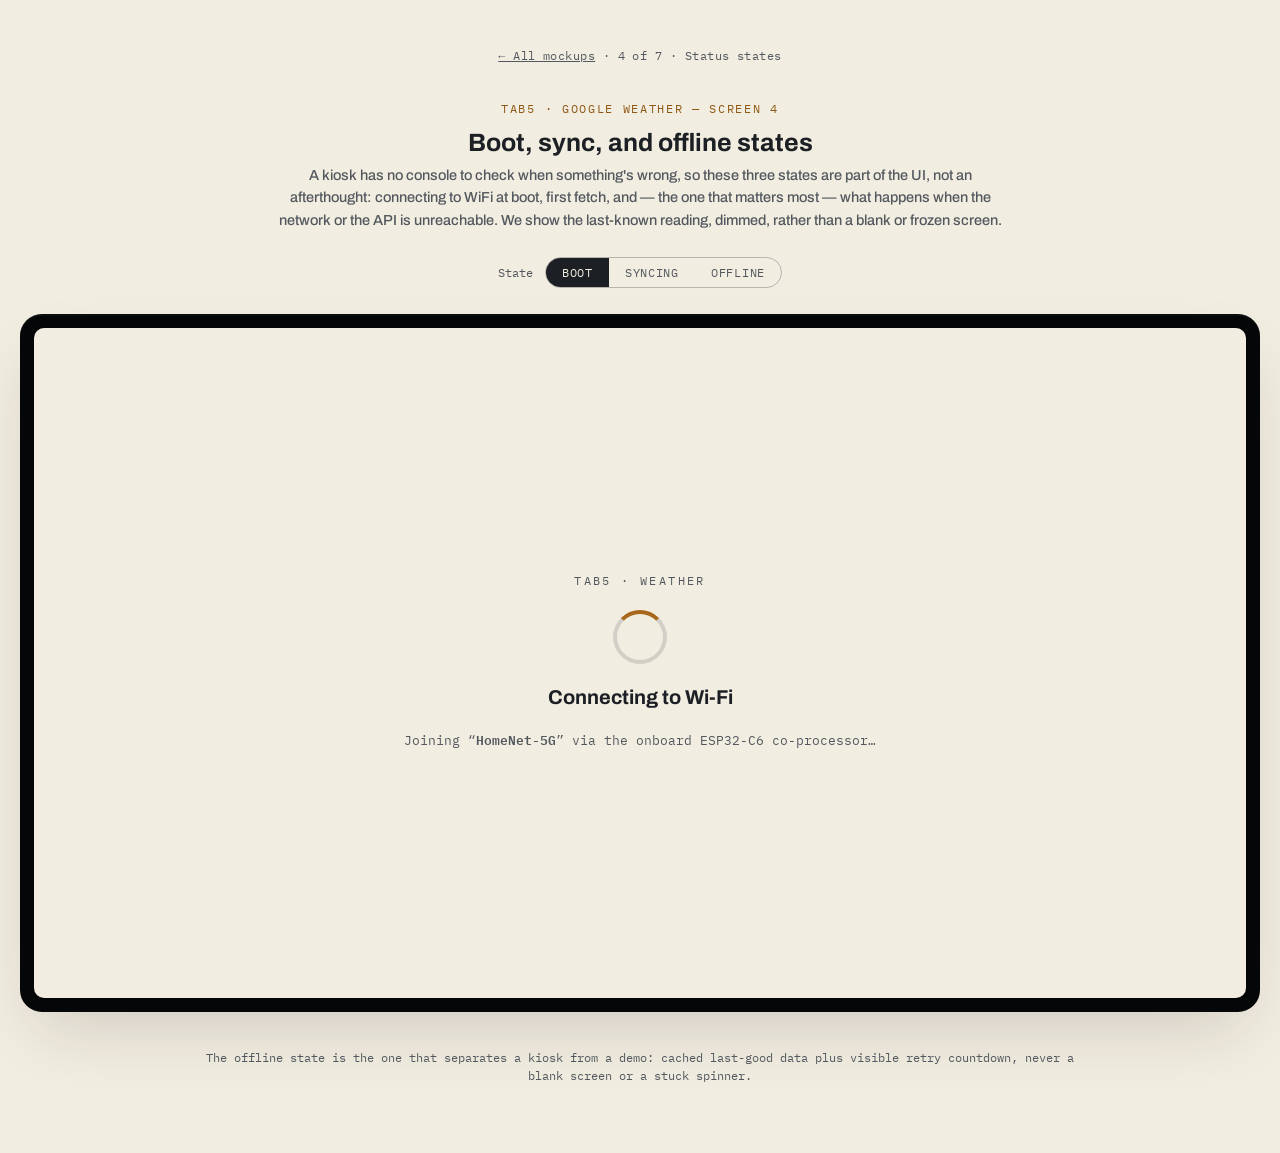
<file: docs/mockups/status.html>
<!doctype html>
<html lang="en">
<head>
<meta charset="utf-8">
<meta name="viewport" content="width=device-width, initial-scale=1">
<title>Tab5 Weather — Status States</title>
<link rel="stylesheet" href="assets/style.css">
<style>
  .state { display: none; height: 100%; flex-direction: column; align-items: center; justify-content: center; gap: 22px; text-align: center; padding: 0 60px; }
  .state.active { display: flex; }

  .spinner { width: 54px; height: 54px; border-radius: 50%; border: 4px solid var(--line); border-top-color: var(--brass); animation: spin 1s linear infinite; }
  @media (prefers-reduced-motion: reduce) { .spinner { animation: none; border-top-color: var(--line-strong); } }
  @keyframes spin { to { transform: rotate(360deg); } }

  .wordmark { font-family: 'IBM Plex Mono', monospace; font-size: 12px; letter-spacing: 0.2em; text-transform: uppercase; color: var(--sub); }
  .msg-title { font-size: 20px; font-weight: 700; }
  .msg-sub { font-family: 'IBM Plex Mono', monospace; font-size: 13px; color: var(--sub); max-width: 480px; line-height: 1.6; }

  .dots span { display: inline-block; width: 5px; height: 5px; border-radius: 50%; background: var(--brass); margin: 0 3px; opacity: 0.3; animation: pulse 1.2s infinite; }
  .dots span:nth-child(2) { animation-delay: .15s; }
  .dots span:nth-child(3) { animation-delay: .3s; }
  @keyframes pulse { 0%, 100% { opacity: .3; } 40% { opacity: 1; } }
  @media (prefers-reduced-motion: reduce) { .dots span { animation: none; opacity: .6; } }

  /* offline state: dimmed stale reading + reconnect status */
  .offline-icon { position: relative; width: 64px; height: 64px; }
  .stale-card {
    margin-top: 4px; display: flex; align-items: center; gap: 16px;
    border: 1px solid var(--line-strong); border-radius: 10px; padding: 14px 22px;
    opacity: 0.55;
  }
  .stale-card .temp { font-family: 'IBM Plex Mono', monospace; font-size: 40px; font-weight: 500; }
  .stale-card .meta { text-align: left; font-size: 13px; }
  .stale-card .meta .cond { font-weight: 600; }
  .stale-card .meta .age { font-family: 'IBM Plex Mono', monospace; font-size: 11px; color: var(--sub); margin-top: 2px; }
  .retry { font-family: 'IBM Plex Mono', monospace; font-size: 11.5px; color: var(--brass-strong); }
</style>
</head>
<body>

<p class="crumbs"><a href="index.html">&larr; All mockups</a> &middot; 4 of 7 &middot; Status states</p>

<div class="intro">
  <p class="eyebrow">Tab5 &middot; Google Weather &mdash; Screen 4</p>
  <h1>Boot, sync, and offline states</h1>
  <p>A kiosk has no console to check when something's wrong, so these three states are part of the UI, not an afterthought: connecting to WiFi at boot, first fetch, and &mdash; the one that matters most &mdash; what happens when the network or the API is unreachable. We show the last-known reading, dimmed, rather than a blank or frozen screen.</p>
</div>

<div class="stage-controls">
  <span>State</span>
  <div class="toggle" role="group" aria-label="Status state preview">
    <button type="button" class="active" data-state="boot">Boot</button>
    <button type="button" data-state="sync">Syncing</button>
    <button type="button" data-state="offline">Offline</button>
  </div>
</div>

<div class="device" id="device">
  <div class="screen">

    <div class="state active" id="state-boot">
      <span class="wordmark">Tab5 &middot; Weather</span>
      <div class="spinner"></div>
      <div class="msg-title">Connecting to Wi-Fi</div>
      <div class="msg-sub">Joining &ldquo;<b>HomeNet-5G</b>&rdquo; via the onboard ESP32-C6 co-processor&hellip;</div>
    </div>

    <div class="state" id="state-sync">
      <span class="wordmark">Tab5 &middot; Weather</span>
      <div class="spinner"></div>
      <div class="msg-title">Fetching conditions for Bellevue, WA</div>
      <div class="msg-sub">weather.googleapis.com &middot; currentConditions, forecast.hours, forecast.days<span class="dots"><span></span><span></span><span></span></span></div>
    </div>

    <div class="state" id="state-offline">
      <svg class="offline-icon" viewBox="0 0 24 24" fill="none">
        <path d="M5 15C2.8 15 1 13.2 1 11.1C1 9.1 2.4 7.5 4.3 7.2C5 4.9 7.1 3.3 9.6 3.3C12.7 3.3 15.3 5.7 15.6 8.7C17.7 9 19.3 10.7 19.3 12.8C19.3 14.5 18.2 16 16.6 16.7" stroke="var(--sub)" stroke-width="1.5" stroke-linejoin="round"/>
        <line x1="2" y1="2" x2="22" y2="22" stroke="var(--ember)" stroke-width="1.8" stroke-linecap="round"/>
      </svg>
      <div class="msg-title">Can&rsquo;t reach the weather service</div>
      <div class="msg-sub">Wi-Fi is connected, but weather.googleapis.com hasn&rsquo;t responded. Showing the last successful reading below.</div>

      <div class="stale-card">
        <div class="temp">68&deg;</div>
        <div class="meta">
          <div class="cond">Partly Cloudy</div>
          <div class="age">LAST UPDATED 42 MIN AGO</div>
        </div>
      </div>
      <div class="retry">Retrying in 0:47&hellip;</div>
    </div>

  </div>
</div>

<p class="caption">The offline state is the one that separates a kiosk from a demo: cached last-good data plus visible retry countdown, never a blank screen or a stuck spinner.</p>

<script>
  const toggle = document.querySelector('.toggle');
  toggle.addEventListener('click', (e) => {
    const btn = e.target.closest('button[data-state]');
    if (!btn) return;
    toggle.querySelectorAll('button').forEach(b => b.classList.toggle('active', b === btn));
    document.querySelectorAll('.state').forEach(s => s.classList.remove('active'));
    document.getElementById('state-' + btn.dataset.state).classList.add('active');
  });
</script>
</body>
</html>
</file>
<file: docs/mockups/assets/style.css>
/* Shared design system for the Tab5 weather UI mockups.
   Instrument-panel concept: brass/teal readouts on a warm ground,
   tabular mono digits for every number. See docs/mockups/README.md. */

@font-face {
  font-family: 'Archivo';
  font-weight: 500 800;
  font-style: normal;
  src: url('fonts/archivo-variable.woff2') format('woff2');
}
@font-face {
  font-family: 'IBM Plex Mono';
  font-weight: 400;
  font-style: normal;
  src: url('fonts/plexmono-400.woff2') format('woff2');
}
@font-face {
  font-family: 'IBM Plex Mono';
  font-weight: 500;
  font-style: normal;
  src: url('fonts/plexmono-500.woff2') format('woff2');
}
@font-face {
  font-family: 'IBM Plex Mono';
  font-weight: 600;
  font-style: normal;
  src: url('fonts/plexmono-600.woff2') format('woff2');
}

:root {
  --ink: #1c2024;
  --sub: #52585e;
  --paper: #f2ede1;
  --panel: #e9e2d2;
  --panel-2: #ded5c0;
  --line: rgba(28,32,36,0.14);
  --line-strong: rgba(28,32,36,0.28);
  --brass: #a8681c;
  --brass-strong: #8f5814;
  --teal: #2c655f;
  --ember: #ab431c;
  --shadow: rgba(28,24,16,0.18);
  color-scheme: light;
}
@media (prefers-color-scheme: dark) {
  :root {
    --ink: #f0e9d8;
    --sub: #a89e8c;
    --paper: #121417;
    --panel: #1b1e22;
    --panel-2: #22262b;
    --line: rgba(240,233,216,0.10);
    --line-strong: rgba(240,233,216,0.22);
    --brass: #d99a4e;
    --brass-strong: #e9b06c;
    --teal: #6fb3ac;
    --ember: #e2794e;
    --shadow: rgba(0,0,0,0.5);
    color-scheme: dark;
  }
}
:root[data-theme="dark"] {
  --ink: #f0e9d8; --sub: #a89e8c; --paper: #121417; --panel: #1b1e22; --panel-2: #22262b;
  --line: rgba(240,233,216,0.10); --line-strong: rgba(240,233,216,0.22);
  --brass: #d99a4e; --brass-strong: #e9b06c; --teal: #6fb3ac; --ember: #e2794e;
  --shadow: rgba(0,0,0,0.5); color-scheme: dark;
}
:root[data-theme="light"] {
  --ink: #1c2024; --sub: #52585e; --paper: #f2ede1; --panel: #e9e2d2; --panel-2: #ded5c0;
  --line: rgba(28,32,36,0.14); --line-strong: rgba(28,32,36,0.28);
  --brass: #a8681c; --brass-strong: #8f5814; --teal: #2c655f; --ember: #ab431c;
  --shadow: rgba(28,24,16,0.18); color-scheme: light;
}
/* The device frame previews the kiosk's own day/night auto-dim, independent
   of the viewer's OS theme. */
.device[data-theme="dark"] {
  --ink: #f0e9d8; --sub: #a89e8c; --paper: #121417; --panel: #1b1e22; --panel-2: #22262b;
  --line: rgba(240,233,216,0.10); --line-strong: rgba(240,233,216,0.22);
  --brass: #d99a4e; --brass-strong: #e9b06c; --teal: #6fb3ac; --ember: #e2794e;
  --shadow: rgba(0,0,0,0.5);
}
.device[data-theme="light"] {
  --ink: #1c2024; --sub: #52585e; --paper: #f2ede1; --panel: #e9e2d2; --panel-2: #ded5c0;
  --line: rgba(28,32,36,0.14); --line-strong: rgba(28,32,36,0.28);
  --brass: #a8681c; --brass-strong: #8f5814; --teal: #2c655f; --ember: #ab431c;
  --shadow: rgba(28,24,16,0.18);
}

* { box-sizing: border-box; }
html, body {
  margin: 0;
  min-height: 100%;
  background: var(--paper);
  color: var(--ink);
  font-family: 'Archivo', sans-serif;
}
body {
  display: flex;
  flex-direction: column;
  align-items: center;
  gap: 26px;
  padding: 36px 20px 56px;
}
a { color: inherit; }

.intro { max-width: 780px; text-align: center; }
.intro .eyebrow {
  font-family: 'IBM Plex Mono', monospace;
  font-size: 12px; letter-spacing: 0.14em; text-transform: uppercase;
  color: var(--brass-strong); margin: 0 0 10px;
}
.intro h1 { font-size: 25px; font-weight: 700; margin: 0 0 8px; text-wrap: balance; }
.intro p { font-size: 14.5px; line-height: 1.55; color: var(--sub); margin: 0; text-wrap: balance; }

.crumbs {
  font-family: 'IBM Plex Mono', monospace;
  font-size: 11.5px;
  color: var(--sub);
  letter-spacing: 0.04em;
}
.crumbs a:hover { color: var(--brass-strong); }

.stage-controls {
  display: flex; align-items: center; gap: 12px;
  font-family: 'IBM Plex Mono', monospace; font-size: 12px; color: var(--sub);
}
.toggle { display: inline-flex; border: 1px solid var(--line-strong); border-radius: 999px; overflow: hidden; }
.toggle button {
  font-family: 'IBM Plex Mono', monospace; font-size: 12px; letter-spacing: 0.06em;
  text-transform: uppercase; background: transparent; color: var(--sub);
  border: none; padding: 7px 16px; cursor: pointer;
}
.toggle button.active { background: var(--ink); color: var(--paper); }
.toggle button:focus-visible { outline: 2px solid var(--brass); outline-offset: -2px; }

/* ---- Device frame ---- */
.device {
  width: min(1280px, 100%);
  aspect-ratio: 1280 / 720;
  background: #050607;
  border-radius: 22px;
  padding: 14px;
  box-shadow: 0 30px 70px -20px var(--shadow), 0 2px 0 var(--line-strong) inset;
}
.screen {
  width: 100%; height: 100%;
  border-radius: 10px;
  overflow: hidden;
  background: var(--paper);
  color: var(--ink);
  position: relative;
  display: flex;
  flex-direction: column;
  font-variant-numeric: tabular-nums;
}

.caption {
  max-width: 900px;
  font-family: 'IBM Plex Mono', monospace;
  font-size: 11.5px;
  color: var(--sub);
  text-align: center;
  line-height: 1.6;
}
.caption b { color: var(--ink); }
</file>
